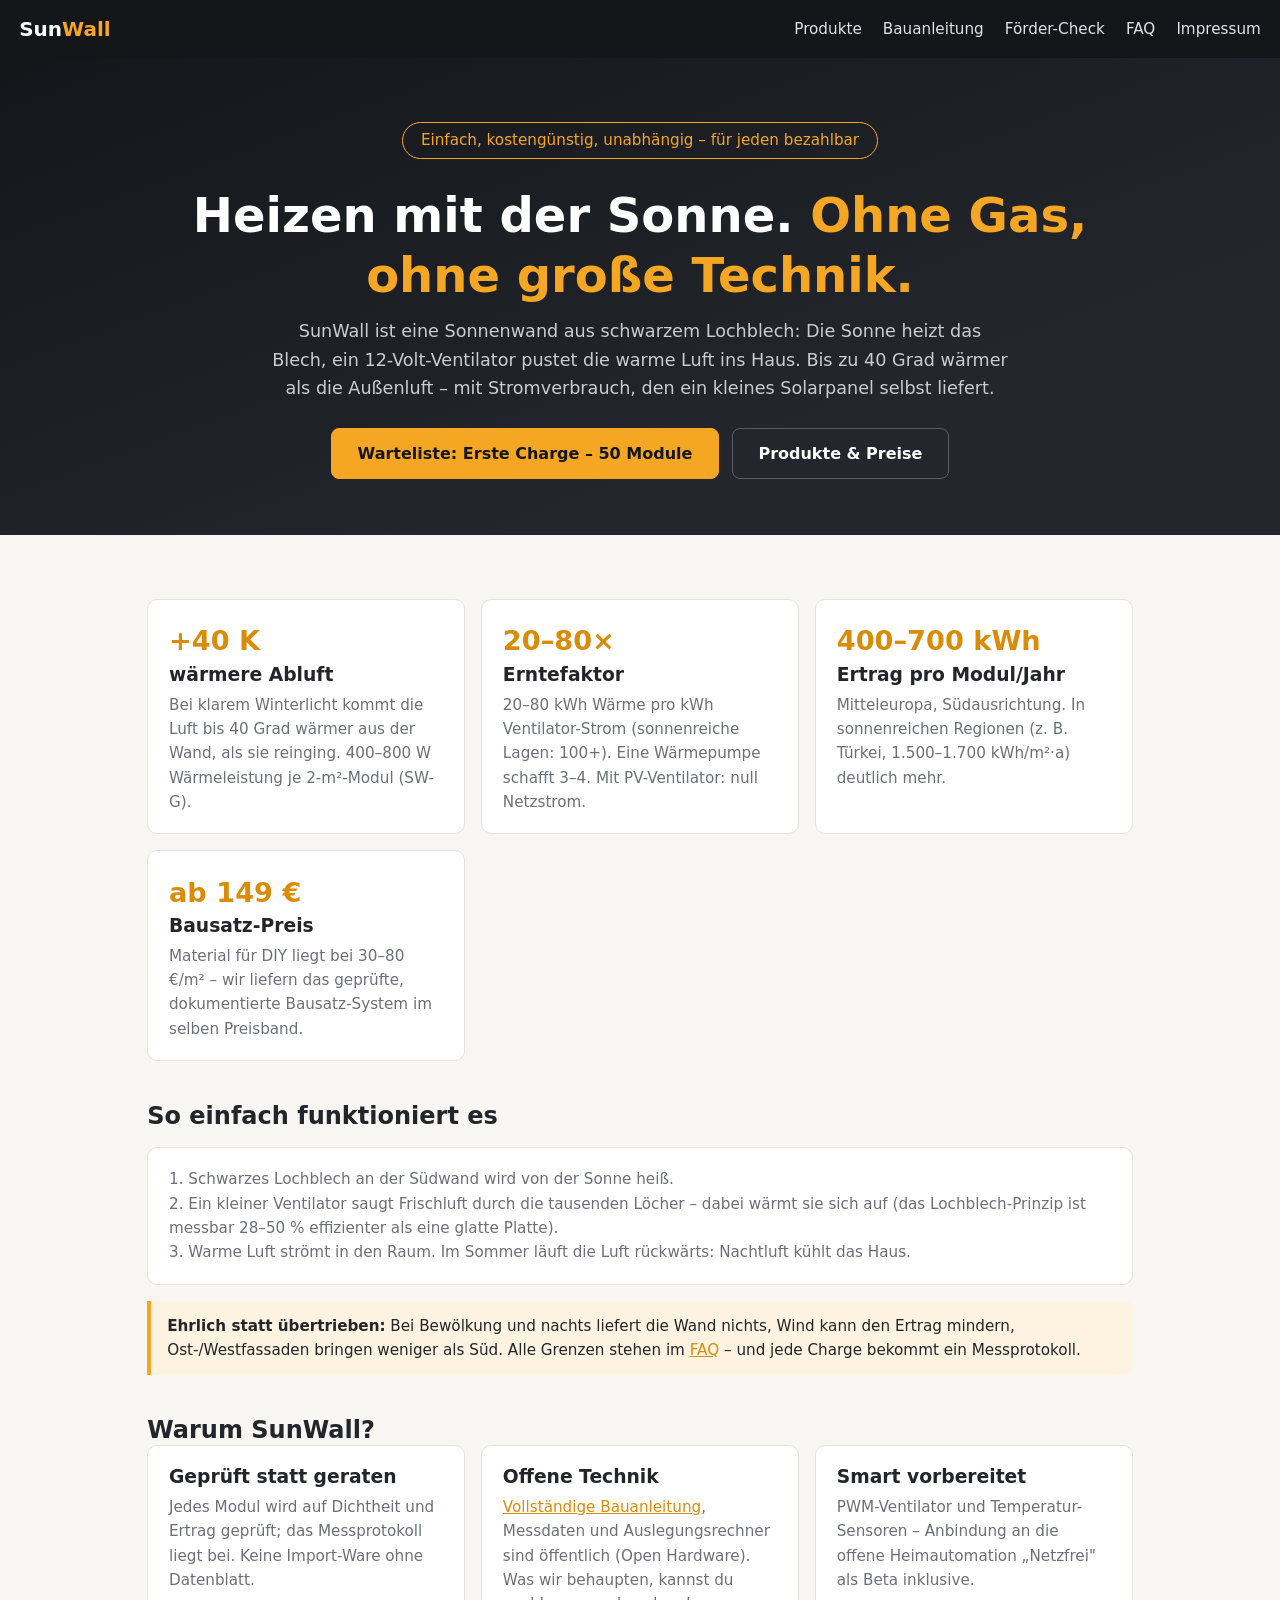
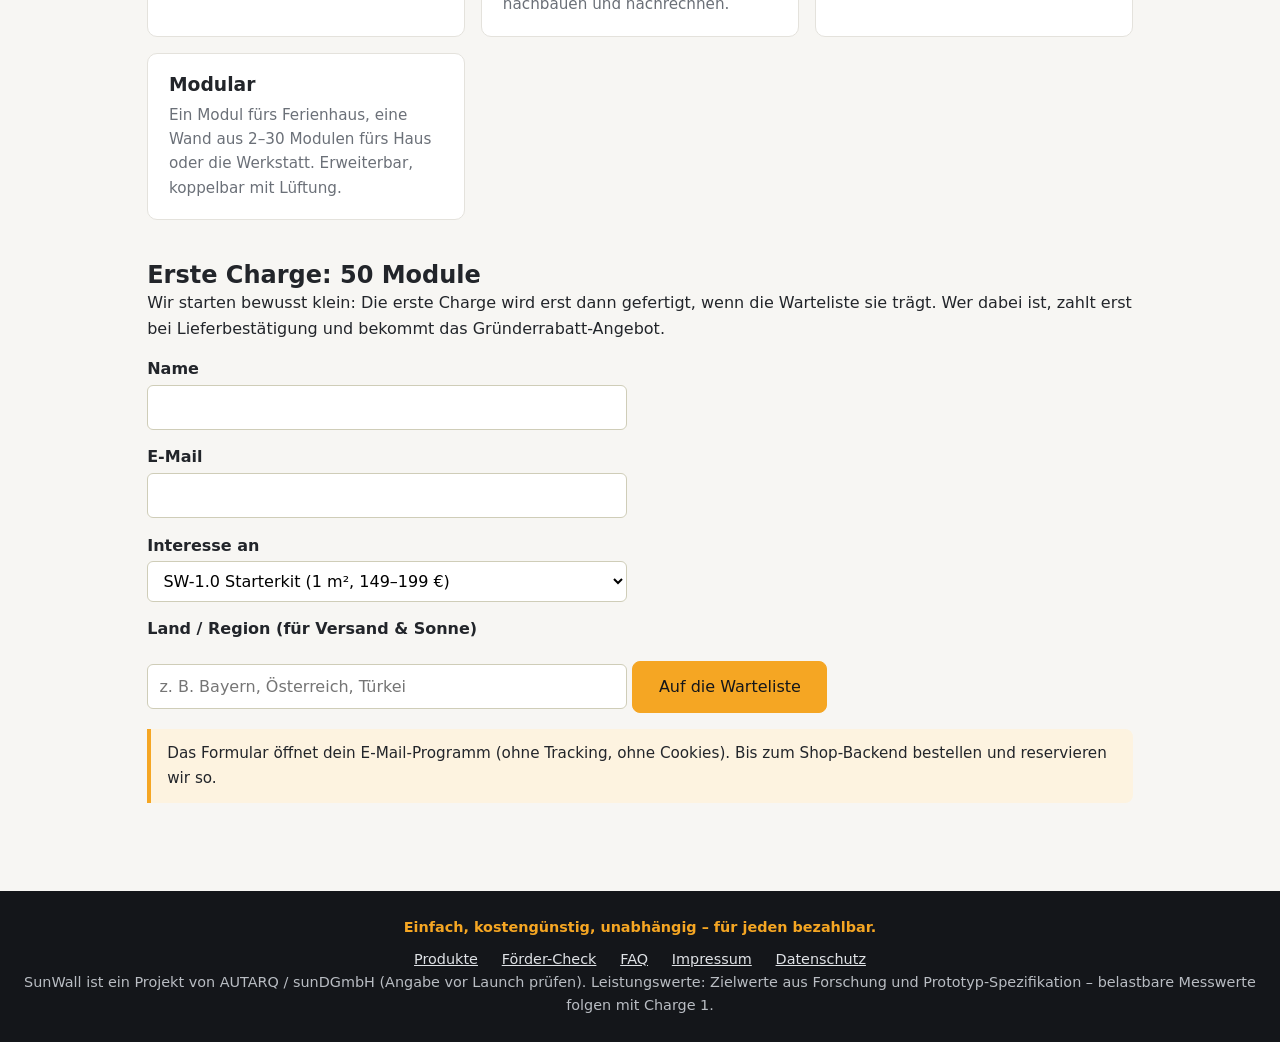
<file: website/index.html>
<!DOCTYPE html>
<html lang="de">
<head>
<meta charset="utf-8">
<meta name="viewport" content="width=device-width, initial-scale=1">
<title>SunWall – Solar-Heizung aus der Wand. Einfach, kostengünstig, unabhängig.</title>
<meta name="description" content="SunWall Sonnen-Luftkollektor: Wärme direkt von der Sonne. 12-V-Ventilator, bis 40 K wärmere Luft, 400–700 kWh Ertrag pro Modul und Jahr – als Bausatz im DIY-Preisband.">
<link rel="stylesheet" href="style.css">
</head>
<body>
<header class="kopf">
  <a class="marke" href="index.html">Sun<span>Wall</span></a>
  <nav>
    <a href="produkte.html">Produkte</a>
    <a href="bauanleitung.html">Bauanleitung</a>
    <a href="foerdercheck.html">Förder-Check</a>
    <a href="faq.html">FAQ</a>
    <a href="impressum.html">Impressum</a>
  </nav>
</header>

<div class="hero">
  <div class="motto">Einfach, kostengünstig, unabhängig – für jeden bezahlbar</div>
  <h1>Heizen mit der Sonne. <em>Ohne Gas, ohne große Technik.</em></h1>
  <p class="untertitel">
    SunWall ist eine Sonnenwand aus schwarzem Lochblech: Die Sonne heizt das Blech,
    ein 12-Volt-Ventilator pustet die warme Luft ins Haus. Bis zu 40 Grad wärmer als
    die Außenluft – mit Stromverbrauch, den ein kleines Solarpanel selbst liefert.
  </p>
  <div class="aktion">
    <a class="button" href="#warteliste">Warteliste: Erste Charge – 50 Module</a>
    <a class="button ghost" href="produkte.html">Produkte &amp; Preise</a>
  </div>
</div>

<main>
  <section class="kacheln">
    <div class="karte">
      <div class="zahl">+40 K</div>
      <h3>wärmere Abluft</h3>
      <p>Bei klarem Winterlicht kommt die Luft bis 40 Grad wärmer aus der Wand, als sie reinging. 400–800 W Wärmeleistung je 2-m²-Modul (SW-G).</p>
    </div>
    <div class="karte">
      <div class="zahl">20–80×</div>
      <h3>Erntefaktor</h3>
      <p>20–80 kWh Wärme pro kWh Ventilator-Strom (sonnenreiche Lagen: 100+). Eine Wärmepumpe schafft 3–4. Mit PV-Ventilator: null Netzstrom.</p>
    </div>
    <div class="karte">
      <div class="zahl">400–700 kWh</div>
      <h3>Ertrag pro Modul/Jahr</h3>
      <p>Mitteleuropa, Südausrichtung. In sonnenreichen Regionen (z. B. Türkei, 1.500–1.700 kWh/m²·a) deutlich mehr.</p>
    </div>
    <div class="karte">
      <div class="zahl">ab 149 €</div>
      <h3>Bausatz-Preis</h3>
      <p>Material für DIY liegt bei 30–80 €/m² – wir liefern das geprüfte, dokumentierte Bausatz-System im selben Preisband.</p>
    </div>
  </section>

  <section>
    <h2>So einfach funktioniert es</h2>
    <div class="karte" style="margin-top:1rem">
      <p>
        1. Schwarzes Lochblech an der Südwand wird von der Sonne heiß.<br>
        2. Ein kleiner Ventilator saugt Frischluft durch die tausenden Löcher –
        dabei wärmt sie sich auf (das Lochblech-Prinzip ist messbar 28–50 %
        effizienter als eine glatte Platte).<br>
        3. Warme Luft strömt in den Raum. Im Sommer läuft die Luft rückwärts:
        Nachtluft kühlt das Haus.
      </p>
    </div>
    <div class="hinweis">
      <strong>Ehrlich statt übertrieben:</strong> Bei Bewölkung und nachts liefert die
      Wand nichts, Wind kann den Ertrag mindern, Ost-/Westfassaden bringen weniger als
      Süd. Alle Grenzen stehen im <a href="faq.html">FAQ</a> – und jede Charge bekommt
      ein Messprotokoll.
    </div>
  </section>

  <section>
    <h2>Warum SunWall?</h2>
    <div class="kacheln">
      <div class="karte"><h3>Geprüft statt geraten</h3><p>Jedes Modul wird auf Dichtheit und Ertrag geprüft; das Messprotokoll liegt bei. Keine Import-Ware ohne Datenblatt.</p></div>
      <div class="karte"><h3>Offene Technik</h3><p><a href="bauanleitung.html">Vollständige Bauanleitung</a>, Messdaten und Auslegungsrechner sind öffentlich (Open Hardware). Was wir behaupten, kannst du nachbauen und nachrechnen.</p></div>
      <div class="karte"><h3>Smart vorbereitet</h3><p>PWM-Ventilator und Temperatur-Sensoren – Anbindung an die offene Heimautomation „Netzfrei" als Beta inklusive.</p></div>
      <div class="karte"><h3>Modular</h3><p>Ein Modul fürs Ferienhaus, eine Wand aus 2–30 Modulen fürs Haus oder die Werkstatt. Erweiterbar, koppelbar mit Lüftung.</p></div>
    </div>
  </section>

  <section id="warteliste">
    <h2>Erste Charge: 50 Module</h2>
    <p>
      Wir starten bewusst klein: Die erste Charge wird erst dann gefertigt, wenn die
      Warteliste sie trägt. Wer dabei ist, zahlt erst bei Lieferbestätigung und bekommt
      das Gründerrabatt-Angebot.
    </p>
    <form action="mailto:bestellung@example.org?subject=SunWall%20Warteliste" method="post" enctype="text/plain">
      <label for="name">Name</label>
      <input id="name" name="name" autocomplete="name" required>
      <label for="email">E-Mail</label>
      <input id="email" name="email" type="email" autocomplete="email" required>
      <label for="modell">Interesse an</label>
      <select id="modell" name="modell">
        <option>SW-1.0 Starterkit (1 m², 149–199 €)</option>
        <option>SW-2.0 Bausatz SW-U (2 m², 249–349 €)</option>
        <option>SW-2.0 Bausatz SW-G (2 m² mit Glas, 349–449 €)</option>
        <option>SW-Wand (mehrere Module)</option>
        <option>Noch unklar – bitte beraten</option>
      </select>
      <label for="ort">Land / Region (für Versand &amp; Sonne)</label>
      <input id="ort" name="ort" placeholder="z. B. Bayern, Österreich, Türkei">
      <button class="button" type="submit">Auf die Warteliste</button>
    </form>
    <div class="hinweis">
      Das Formular öffnet dein E-Mail-Programm (ohne Tracking, ohne Cookies). Bis zum
      Shop-Backend bestellen und reservieren wir so.
    </div>
  </section>
</main>

<footer class="fuss">
  <div class="motto-zeile">Einfach, kostengünstig, unabhängig – für jeden bezahlbar.</div>
  <a href="produkte.html">Produkte</a>
  <a href="foerdercheck.html">Förder-Check</a>
  <a href="faq.html">FAQ</a>
  <a href="impressum.html">Impressum</a>
  <a href="datenschutz.html">Datenschutz</a>
  <p>SunWall ist ein Projekt von AUTARQ / sunDGmbH (Angabe vor Launch prüfen). Leistungswerte: Zielwerte aus Forschung und Prototyp-Spezifikation – belastbare Messwerte folgen mit Charge 1.</p>
</footer>
</body>
</html>
</file>
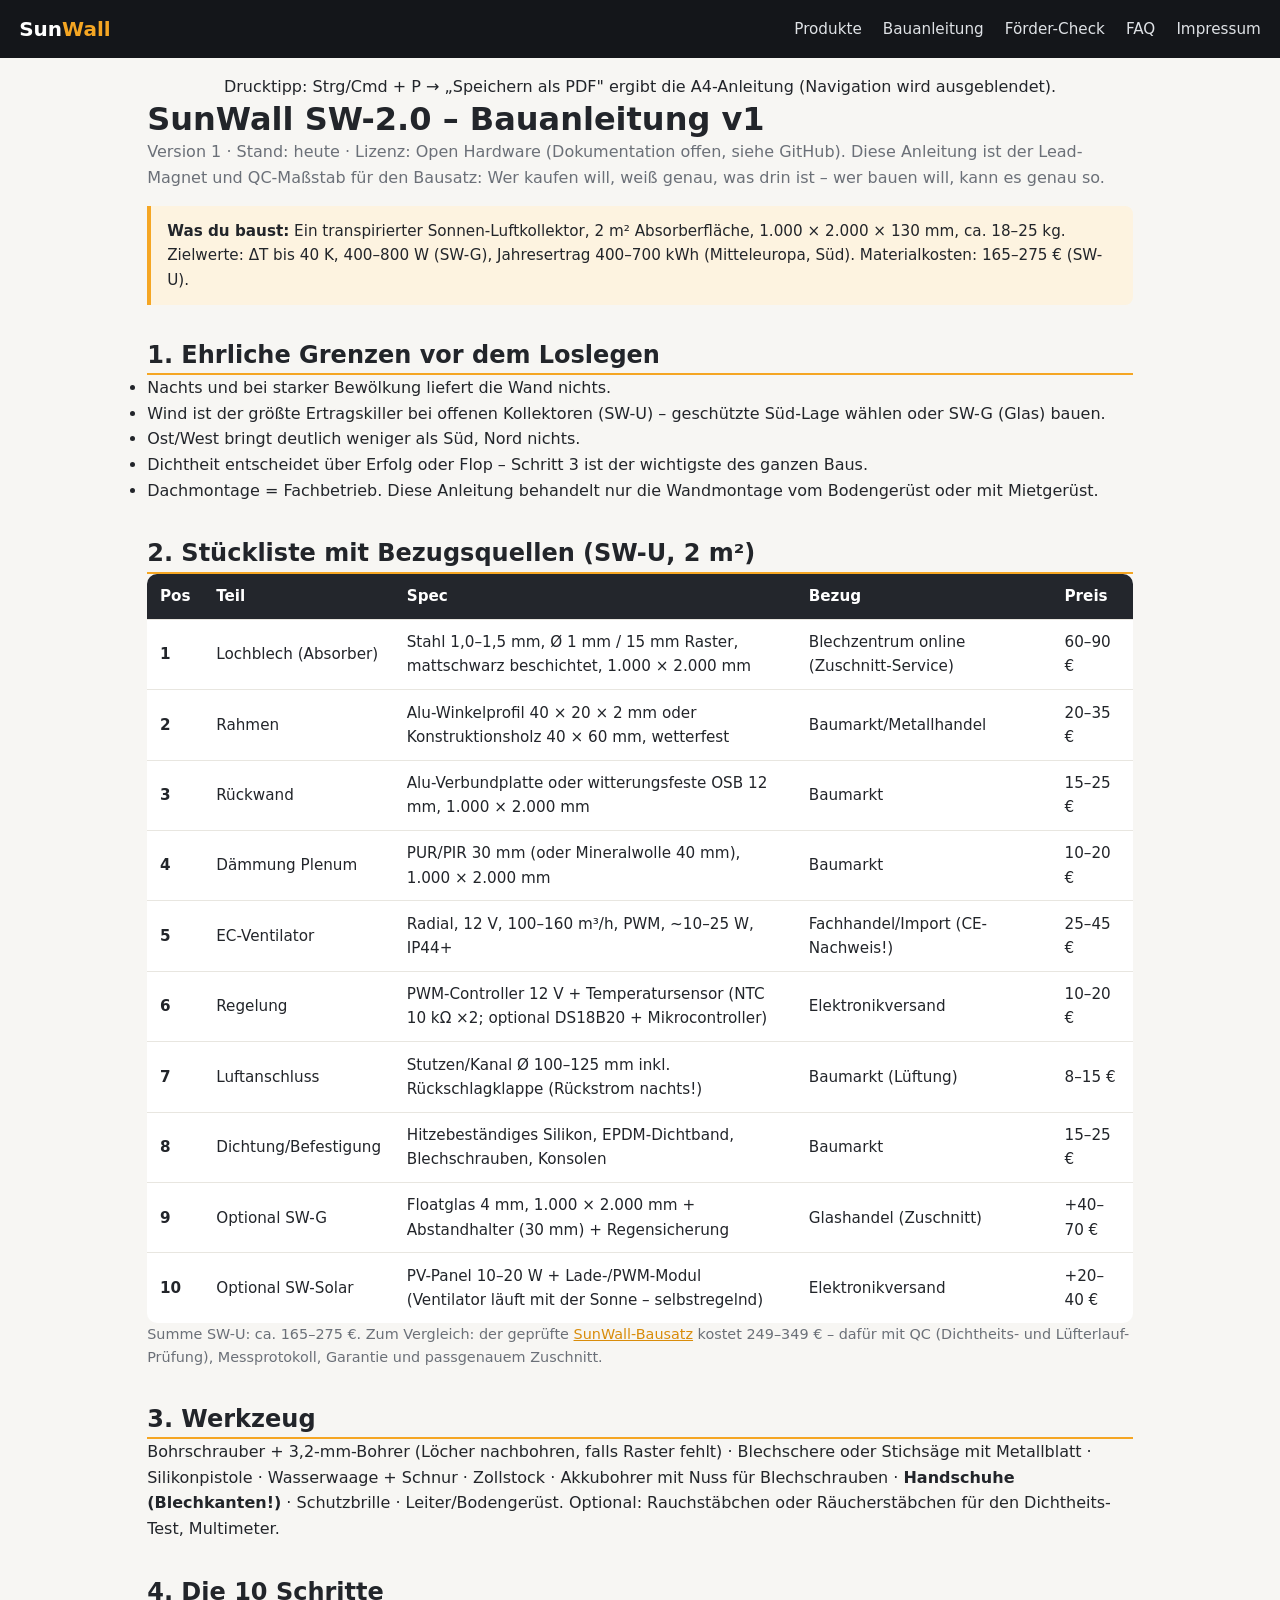
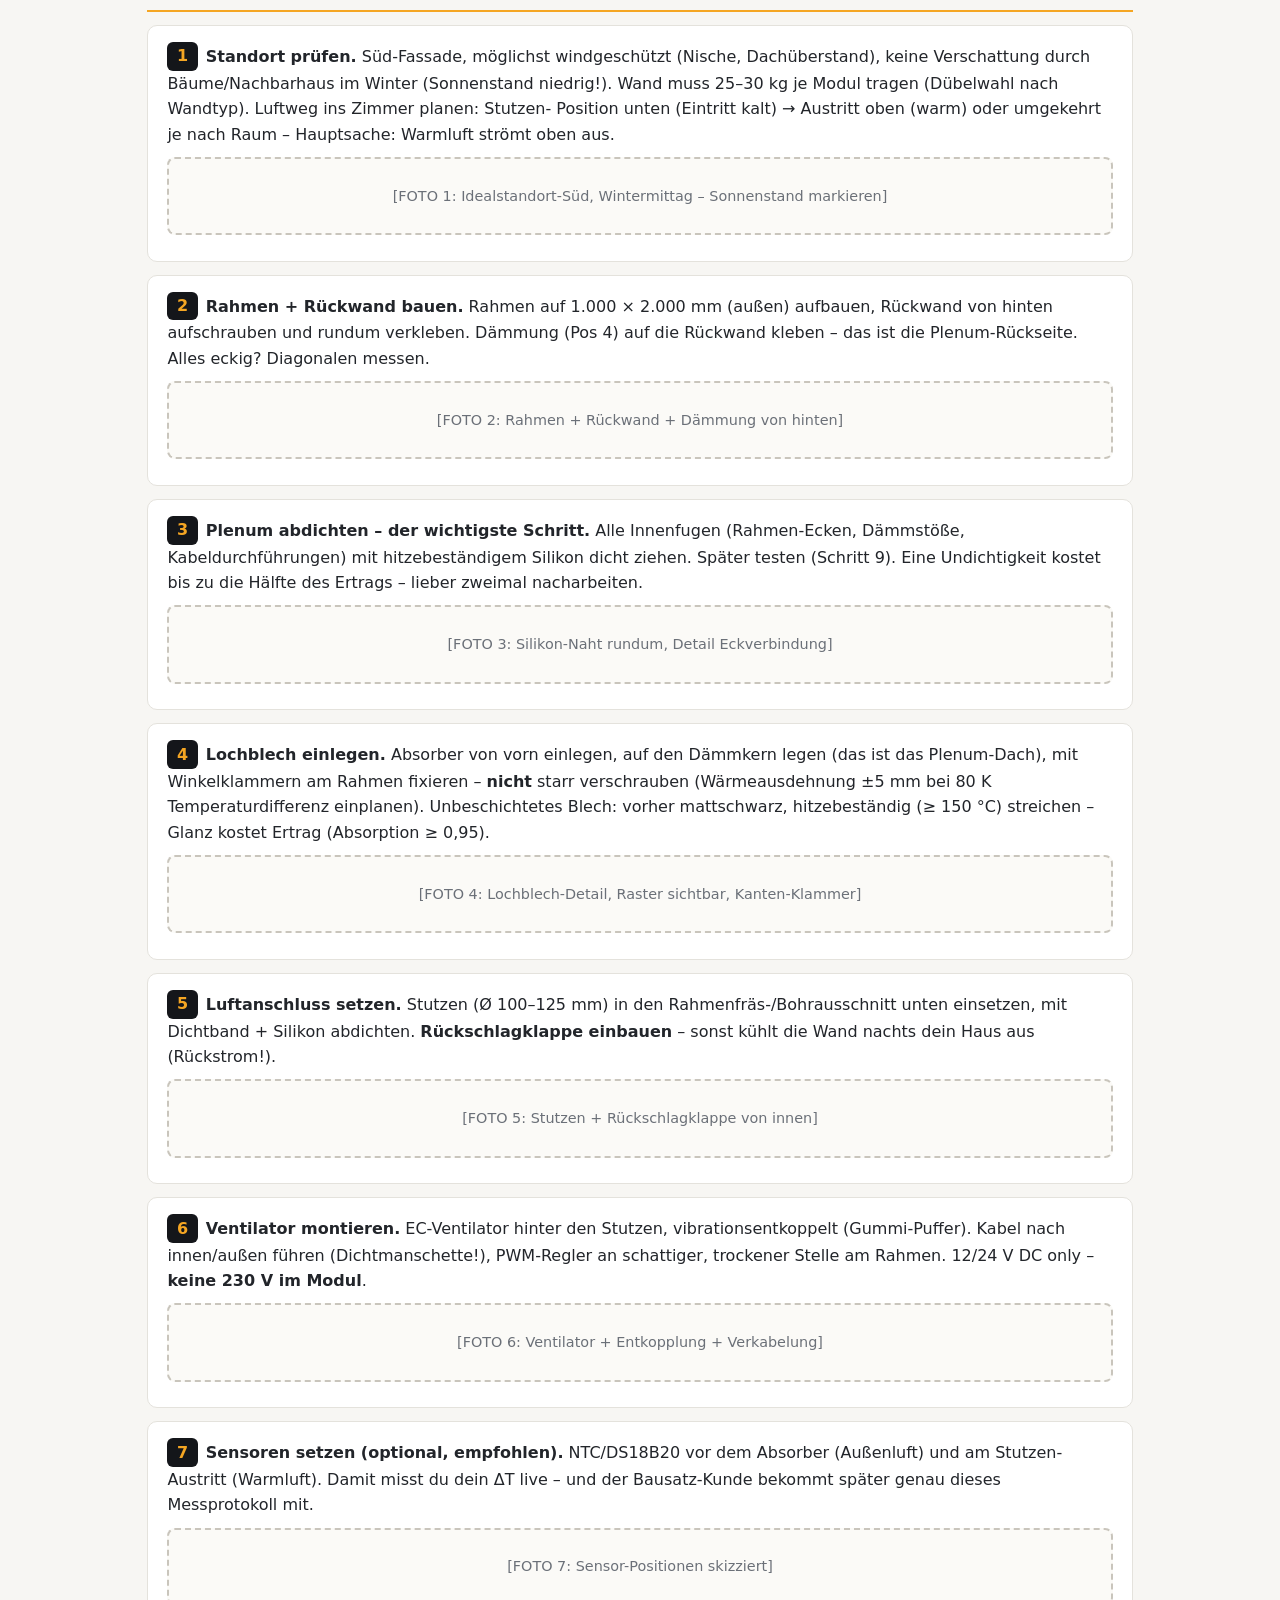
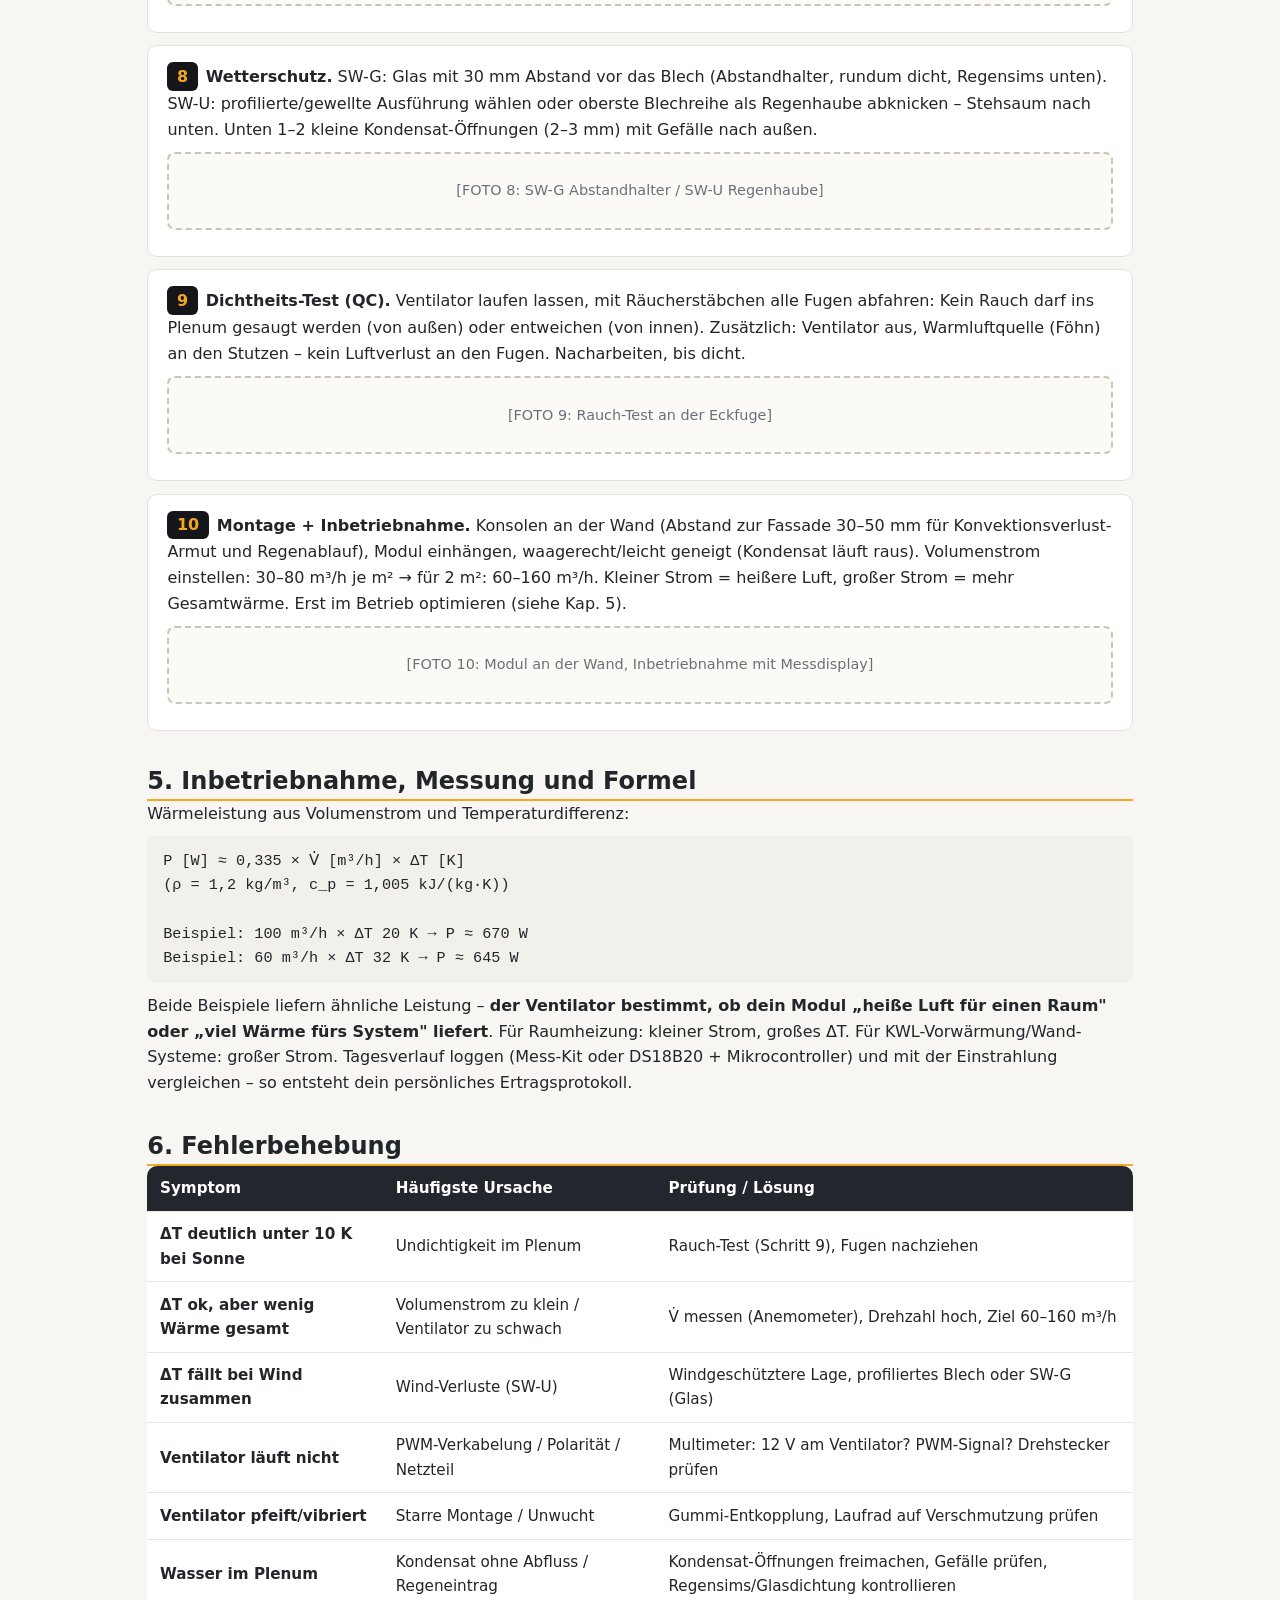
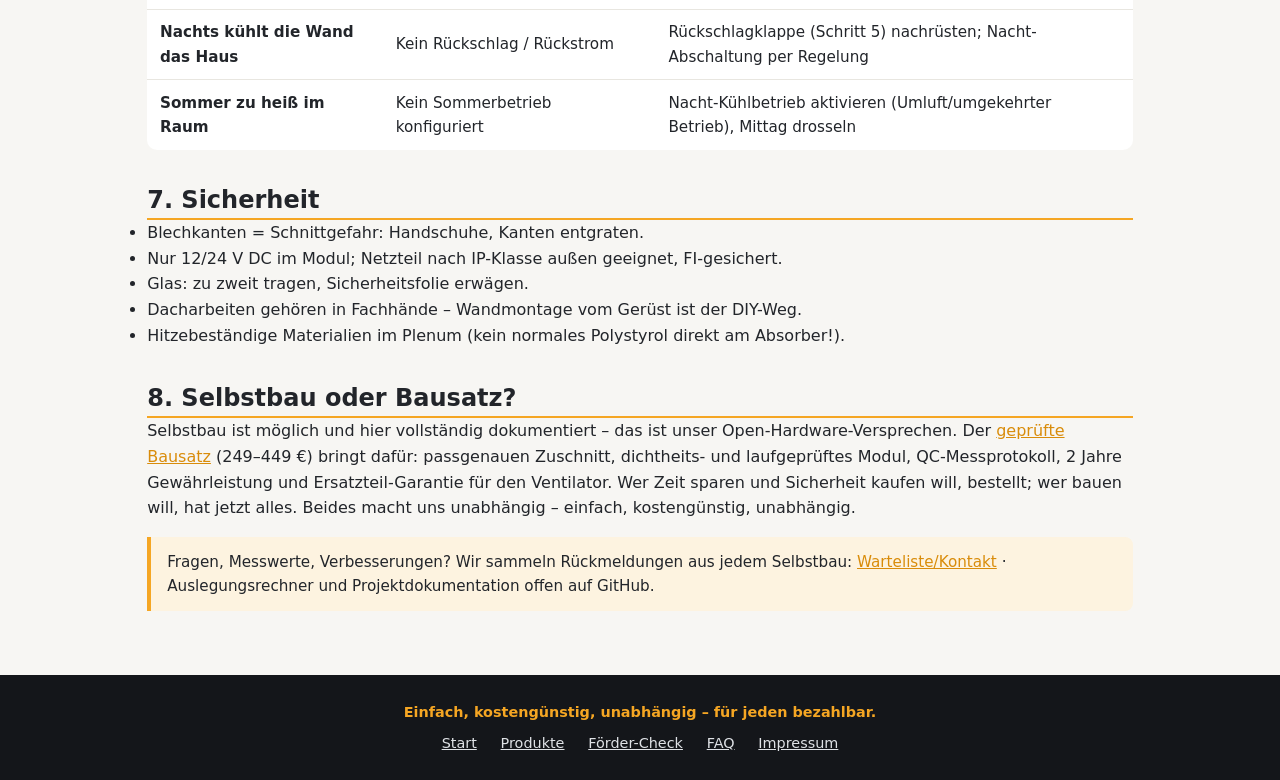
<file: website/bauanleitung.html>
<!DOCTYPE html>
<html lang="de">
<head>
<meta charset="utf-8">
<meta name="viewport" content="width=device-width, initial-scale=1">
<title>Bauanleitung v1 – SunWall SW-2.0 selbst bauen</title>
<meta name="description" content="SunWall SW-2.0 Bauanleitung: Stückliste mit Bezugsquellen, 10 Schritte, Inbetriebnahme, Mess-Option und Fehlerbehebung. Open Hardware – zum Nachbauen und Nachrechnen.">
<link rel="stylesheet" href="style.css">
<style>
@page { size: A4; margin: 14mm; }
.anleitung { max-width: 64rem; margin: 0 auto; padding: 0 1.2rem 3rem; }
.anleitung h2 { margin-top: 2.2rem; border-bottom: 2px solid var(--sonne); padding-bottom: 0.2rem; }
.anleitung h3 { margin-top: 1.4rem; }
.schritt { background: var(--karte); border: 1px solid #e4e2dc; border-radius: 10px; padding: 1rem 1.2rem; margin: 0.8rem 0; }
.schritt .nr { display: inline-block; background: var(--schwarz); color: var(--sonne); font-weight: 800; border-radius: 6px; padding: 0.1rem 0.6rem; margin-right: 0.5rem; }
.foto { border: 2px dashed #c9c5bc; border-radius: 8px; color: var(--grau); text-align: center; padding: 1.6rem 1rem; font-size: 0.9rem; margin: 0.6rem 0; background: #fbfaf7; }
.formel { background: #f2f0ea; border-radius: 8px; padding: 0.8rem 1rem; font-family: ui-monospace, Consolas, monospace; font-size: 0.95rem; margin: 0.6rem 0; overflow-x: auto; }
@media print {
  .kopf, .fuss, .druck-hinweis { display: none !important; }
  body { background: #fff; }
  .anleitung { padding: 0; max-width: 100%; }
  .schritt, .karte { border: 1px solid #bbb; page-break-inside: avoid; }
  .foto { page-break-inside: avoid; }
}
</style>
</head>
<body>
<header class="kopf">
  <a class="marke" href="index.html">Sun<span>Wall</span></a>
  <nav>
    <a href="produkte.html">Produkte</a>
    <a href="bauanleitung.html">Bauanleitung</a>
    <a href="foerdercheck.html">Förder-Check</a>
    <a href="faq.html">FAQ</a>
    <a href="impressum.html">Impressum</a>
  </nav>
</header>

<p class="druck-hinweis" style="text-align:center;margin:1rem 0 0">
  Drucktipp: Strg/Cmd + P → „Speichern als PDF" ergibt die A4-Anleitung (Navigation wird ausgeblendet).
</p>

<div class="anleitung">
  <h1>SunWall SW-2.0 – Bauanleitung v1</h1>
  <p style="color:var(--grau)">
    Version 1 · Stand: heute · Lizenz: Open Hardware (Dokumentation offen, siehe GitHub).
    Diese Anleitung ist der Lead-Magnet und QC-Maßstab für den Bausatz: Wer kaufen will,
    weiß genau, was drin ist – wer bauen will, kann es genau so.
  </p>

  <div class="hinweis">
    <strong>Was du baust:</strong> Ein transpirierter Sonnen-Luftkollektor, 2 m² Absorberfläche,
    1.000 × 2.000 × 130 mm, ca. 18–25 kg. Zielwerte: ΔT bis 40 K, 400–800 W (SW-G),
    Jahresertrag 400–700 kWh (Mitteleuropa, Süd). Materialkosten: 165–275 € (SW-U).
  </div>

  <h2>1. Ehrliche Grenzen vor dem Loslegen</h2>
  <ul>
    <li>Nachts und bei starker Bewölkung liefert die Wand nichts.</li>
    <li>Wind ist der größte Ertragskiller bei offenen Kollektoren (SW-U) – geschützte Süd-Lage wählen oder SW-G (Glas) bauen.</li>
    <li>Ost/West bringt deutlich weniger als Süd, Nord nichts.</li>
    <li>Dichtheit entscheidet über Erfolg oder Flop – Schritt 3 ist der wichtigste des ganzen Baus.</li>
    <li>Dachmontage = Fachbetrieb. Diese Anleitung behandelt nur die Wandmontage vom Bodengerüst oder mit Mietgerüst.</li>
  </ul>

  <h2>2. Stückliste mit Bezugsquellen (SW-U, 2 m²)</h2>
  <table class="tabelle">
    <tr><th>Pos</th><th>Teil</th><th>Spec</th><th>Bezug</th><th>Preis</th></tr>
    <tr><td>1</td><td>Lochblech (Absorber)</td><td>Stahl 1,0–1,5 mm, Ø 1 mm / 15 mm Raster, mattschwarz beschichtet, 1.000 × 2.000 mm</td><td>Blechzentrum online (Zuschnitt-Service)</td><td>60–90 €</td></tr>
    <tr><td>2</td><td>Rahmen</td><td>Alu-Winkelprofil 40 × 20 × 2 mm oder Konstruktionsholz 40 × 60 mm, wetterfest</td><td>Baumarkt/Metallhandel</td><td>20–35 €</td></tr>
    <tr><td>3</td><td>Rückwand</td><td>Alu-Verbundplatte oder witterungsfeste OSB 12 mm, 1.000 × 2.000 mm</td><td>Baumarkt</td><td>15–25 €</td></tr>
    <tr><td>4</td><td>Dämmung Plenum</td><td>PUR/PIR 30 mm (oder Mineralwolle 40 mm), 1.000 × 2.000 mm</td><td>Baumarkt</td><td>10–20 €</td></tr>
    <tr><td>5</td><td>EC-Ventilator</td><td>Radial, 12 V, 100–160 m³/h, PWM, ~10–25 W, IP44+</td><td>Fachhandel/Import (CE-Nachweis!)</td><td>25–45 €</td></tr>
    <tr><td>6</td><td>Regelung</td><td>PWM-Controller 12 V + Temperatursensor (NTC 10 kΩ ×2; optional DS18B20 + Mikrocontroller)</td><td>Elektronikversand</td><td>10–20 €</td></tr>
    <tr><td>7</td><td>Luftanschluss</td><td>Stutzen/Kanal Ø 100–125 mm inkl. Rückschlagklappe (Rückstrom nachts!)</td><td>Baumarkt (Lüftung)</td><td>8–15 €</td></tr>
    <tr><td>8</td><td>Dichtung/Befestigung</td><td>Hitzebeständiges Silikon, EPDM-Dichtband, Blechschrauben, Konsolen</td><td>Baumarkt</td><td>15–25 €</td></tr>
    <tr><td>9</td><td>Optional SW-G</td><td>Floatglas 4 mm, 1.000 × 2.000 mm + Abstandhalter (30 mm) + Regensicherung</td><td>Glashandel (Zuschnitt)</td><td>+40–70 €</td></tr>
    <tr><td>10</td><td>Optional SW-Solar</td><td>PV-Panel 10–20 W + Lade-/PWM-Modul (Ventilator läuft mit der Sonne – selbstregelnd)</td><td>Elektronikversand</td><td>+20–40 €</td></tr>
  </table>
  <p style="color:var(--grau);font-size:0.9rem">
    Summe SW-U: ca. 165–275 €. Zum Vergleich: der geprüfte <a href="produkte.html">SunWall-Bausatz</a>
    kostet 249–349 € – dafür mit QC (Dichtheits- und Lüfterlauf-Prüfung), Messprotokoll,
    Garantie und passgenauem Zuschnitt.
  </p>

  <h2>3. Werkzeug</h2>
  <p>
    Bohrschrauber + 3,2-mm-Bohrer (Löcher nachbohren, falls Raster fehlt) · Blechschere
    oder Stichsäge mit Metallblatt · Silikonpistole · Wasserwaage + Schnur · Zollstock ·
    Akkubohrer mit Nuss für Blechschrauben · <strong>Handschuhe (Blechkanten!)</strong> ·
    Schutzbrille · Leiter/Bodengerüst. Optional: Rauchstäbchen oder Räucherstäbchen für
    den Dichtheits-Test, Multimeter.
  </p>

  <h2>4. Die 10 Schritte</h2>

  <div class="schritt"><span class="nr">1</span><strong>Standort prüfen.</strong>
    Süd-Fassade, möglichst windgeschützt (Nische, Dachüberstand), keine Verschattung
    durch Bäume/Nachbarhaus im Winter (Sonnenstand niedrig!). Wand muss 25–30 kg
    je Modul tragen (Dübelwahl nach Wandtyp). Luftweg ins Zimmer planen: Stutzen-
    Position unten (Eintritt kalt) → Austritt oben (warm) oder umgekehrt je nach
    Raum – Hauptsache: Warmluft strömt oben aus.
    <div class="foto">[FOTO 1: Idealstandort-Süd, Wintermittag – Sonnenstand markieren]</div>
  </div>

  <div class="schritt"><span class="nr">2</span><strong>Rahmen + Rückwand bauen.</strong>
    Rahmen auf 1.000 × 2.000 mm (außen) aufbauen, Rückwand von hinten aufschrauben
    und rundum verkleben. Dämmung (Pos 4) auf die Rückwand kleben – das ist die
    Plenum-Rückseite. Alles eckig? Diagonalen messen.
    <div class="foto">[FOTO 2: Rahmen + Rückwand + Dämmung von hinten]</div>
  </div>

  <div class="schritt"><span class="nr">3</span><strong>Plenum abdichten – der wichtigste Schritt.</strong>
    Alle Innenfugen (Rahmen-Ecken, Dämmstöße, Kabeldurchführungen) mit hitzebeständigem
    Silikon dicht ziehen. Später testen (Schritt 9). Eine Undichtigkeit kostet bis zu
    die Hälfte des Ertrags – lieber zweimal nacharbeiten.
    <div class="foto">[FOTO 3: Silikon-Naht rundum, Detail Eckverbindung]</div>
  </div>

  <div class="schritt"><span class="nr">4</span><strong>Lochblech einlegen.</strong>
    Absorber von vorn einlegen, auf den Dämmkern legen (das ist das Plenum-Dach),
    mit Winkelklammern am Rahmen fixieren – <strong>nicht</strong> starr verschrauben
    (Wärmeausdehnung ±5 mm bei 80 K Temperaturdifferenz einplanen). Unbeschichtetes
    Blech: vorher mattschwarz, hitzebeständig (≥ 150 °C) streichen – Glanz kostet
    Ertrag (Absorption ≥ 0,95).
    <div class="foto">[FOTO 4: Lochblech-Detail, Raster sichtbar, Kanten-Klammer]</div>
  </div>

  <div class="schritt"><span class="nr">5</span><strong>Luftanschluss setzen.</strong>
    Stutzen (Ø 100–125 mm) in den Rahmenfräs-/Bohrausschnitt unten einsetzen,
    mit Dichtband + Silikon abdichten. <strong>Rückschlagklappe einbauen</strong> –
    sonst kühlt die Wand nachts dein Haus aus (Rückstrom!).
    <div class="foto">[FOTO 5: Stutzen + Rückschlagklappe von innen]</div>
  </div>

  <div class="schritt"><span class="nr">6</span><strong>Ventilator montieren.</strong>
    EC-Ventilator hinter den Stutzen, vibrationsentkoppelt (Gummi-Puffer). Kabel
    nach innen/außen führen (Dichtmanschette!), PWM-Regler an schattiger, trockener
    Stelle am Rahmen. 12/24 V DC only – <strong>keine 230 V im Modul</strong>.
    <div class="foto">[FOTO 6: Ventilator + Entkopplung + Verkabelung]</div>
  </div>

  <div class="schritt"><span class="nr">7</span><strong>Sensoren setzen (optional, empfohlen).</strong>
    NTC/DS18B20 vor dem Absorber (Außenluft) und am Stutzen-Austritt (Warmluft).
    Damit misst du dein ΔT live – und der Bausatz-Kunde bekommt später genau dieses
    Messprotokoll mit.
    <div class="foto">[FOTO 7: Sensor-Positionen skizziert]</div>
  </div>

  <div class="schritt"><span class="nr">8</span><strong>Wetterschutz.</strong>
    SW-G: Glas mit 30 mm Abstand vor das Blech (Abstandhalter, rundum dicht,
    Regensims unten). SW-U: profilierte/gewellte Ausführung wählen oder oberste
    Blechreihe als Regenhaube abknicken – Stehsaum nach unten. Unten 1–2 kleine
    Kondensat-Öffnungen (2–3 mm) mit Gefälle nach außen.
    <div class="foto">[FOTO 8: SW-G Abstandhalter / SW-U Regenhaube]</div>
  </div>

  <div class="schritt"><span class="nr">9</span><strong>Dichtheits-Test (QC).</strong>
    Ventilator laufen lassen, mit Räucherstäbchen alle Fugen abfahren: Kein Rauch
    darf ins Plenum gesaugt werden (von außen) oder entweichen (von innen).
    Zusätzlich: Ventilator aus, Warmluftquelle (Föhn) an den Stutzen – kein Luftverlust
    an den Fugen. Nacharbeiten, bis dicht.
    <div class="foto">[FOTO 9: Rauch-Test an der Eckfuge]</div>
  </div>

  <div class="schritt"><span class="nr">10</span><strong>Montage + Inbetriebnahme.</strong>
    Konsolen an der Wand (Abstand zur Fassade 30–50 mm für Konvektionsverlust-Armut
    und Regenablauf), Modul einhängen, waagerecht/leicht geneigt (Kondensat läuft
    raus). Volumenstrom einstellen: 30–80 m³/h je m² → für 2 m²: 60–160 m³/h.
    Kleiner Strom = heißere Luft, großer Strom = mehr Gesamtwärme. Erst im Betrieb
    optimieren (siehe Kap. 5).
    <div class="foto">[FOTO 10: Modul an der Wand, Inbetriebnahme mit Messdisplay]</div>
  </div>

  <h2>5. Inbetriebnahme, Messung und Formel</h2>
  <p>
    Wärmeleistung aus Volumenstrom und Temperaturdifferenz:
  </p>
  <div class="formel">
    P [W] ≈ 0,335 × V̇ [m³/h] × ΔT [K]<br>
    (ρ = 1,2 kg/m³, c_p = 1,005 kJ/(kg·K))<br><br>
    Beispiel: 100 m³/h × ΔT 20 K → P ≈ 670 W<br>
    Beispiel: 60 m³/h × ΔT 32 K → P ≈ 645 W
  </div>
  <p>
    Beide Beispiele liefern ähnliche Leistung – <strong>der Ventilator bestimmt, ob
    dein Modul „heiße Luft für einen Raum" oder „viel Wärme fürs System" liefert</strong>.
    Für Raumheizung: kleiner Strom, großes ΔT. Für KWL-Vorwärmung/Wand-Systeme:
    großer Strom. Tagesverlauf loggen (Mess-Kit oder DS18B20 + Mikrocontroller) und
    mit der Einstrahlung vergleichen – so entsteht dein persönliches
    Ertragsprotokoll.
  </p>

  <h2>6. Fehlerbehebung</h2>
  <table class="tabelle">
    <tr><th>Symptom</th><th>Häufigste Ursache</th><th>Prüfung / Lösung</th></tr>
    <tr><td>ΔT deutlich unter 10 K bei Sonne</td><td>Undichtigkeit im Plenum</td><td>Rauch-Test (Schritt 9), Fugen nachziehen</td></tr>
    <tr><td>ΔT ok, aber wenig Wärme gesamt</td><td>Volumenstrom zu klein / Ventilator zu schwach</td><td>V̇ messen (Anemometer), Drehzahl hoch, Ziel 60–160 m³/h</td></tr>
    <tr><td>ΔT fällt bei Wind zusammen</td><td>Wind-Verluste (SW-U)</td><td>Windgeschütztere Lage, profiliertes Blech oder SW-G (Glas)</td></tr>
    <tr><td>Ventilator läuft nicht</td><td>PWM-Verkabelung / Polarität / Netzteil</td><td>Multimeter: 12 V am Ventilator? PWM-Signal? Drehstecker prüfen</td></tr>
    <tr><td>Ventilator pfeift/vibriert</td><td>Starre Montage / Unwucht</td><td>Gummi-Entkopplung, Laufrad auf Verschmutzung prüfen</td></tr>
    <tr><td>Wasser im Plenum</td><td>Kondensat ohne Abfluss / Regeneintrag</td><td>Kondensat-Öffnungen freimachen, Gefälle prüfen, Regensims/Glasdichtung kontrollieren</td></tr>
    <tr><td>Nachts kühlt die Wand das Haus</td><td>Kein Rückschlag / Rückstrom</td><td>Rückschlagklappe (Schritt 5) nachrüsten; Nacht-Abschaltung per Regelung</td></tr>
    <tr><td>Sommer zu heiß im Raum</td><td>Kein Sommerbetrieb konfiguriert</td><td>Nacht-Kühlbetrieb aktivieren (Umluft/umgekehrter Betrieb), Mittag drosseln</td></tr>
  </table>

  <h2>7. Sicherheit</h2>
  <ul>
    <li>Blechkanten = Schnittgefahr: Handschuhe, Kanten entgraten.</li>
    <li>Nur 12/24 V DC im Modul; Netzteil nach IP-Klasse außen geeignet, FI-gesichert.</li>
    <li>Glas: zu zweit tragen, Sicherheitsfolie erwägen.</li>
    <li>Dacharbeiten gehören in Fachhände – Wandmontage vom Gerüst ist der DIY-Weg.</li>
    <li>Hitzebeständige Materialien im Plenum (kein normales Polystyrol direkt am Absorber!).</li>
  </ul>

  <h2>8. Selbstbau oder Bausatz?</h2>
  <p>
    Selbstbau ist möglich und hier vollständig dokumentiert – das ist unser
    Open-Hardware-Versprechen. Der <a href="produkte.html">geprüfte Bausatz</a>
    (249–449 €) bringt dafür: passgenauen Zuschnitt, dichtheits- und laufgeprüftes
    Modul, QC-Messprotokoll, 2 Jahre Gewährleistung und Ersatzteil-Garantie für den
    Ventilator. Wer Zeit sparen und Sicherheit kaufen will, bestellt; wer bauen will,
    hat jetzt alles. Beides macht uns unabhängig – einfach, kostengünstig, unabhängig.
  </p>

  <div class="hinweis">
    Fragen, Messwerte, Verbesserungen? Wir sammeln Rückmeldungen aus jedem Selbstbau:
    <a href="index.html#warteliste">Warteliste/Kontakt</a> · Auslegungsrechner und
    Projektdokumentation offen auf GitHub.
  </div>
</div>

<footer class="fuss">
  <div class="motto-zeile">Einfach, kostengünstig, unabhängig – für jeden bezahlbar.</div>
  <a href="index.html">Start</a>
  <a href="produkte.html">Produkte</a>
  <a href="foerdercheck.html">Förder-Check</a>
  <a href="faq.html">FAQ</a>
  <a href="impressum.html">Impressum</a>
</footer>
</body>
</html>
</file>
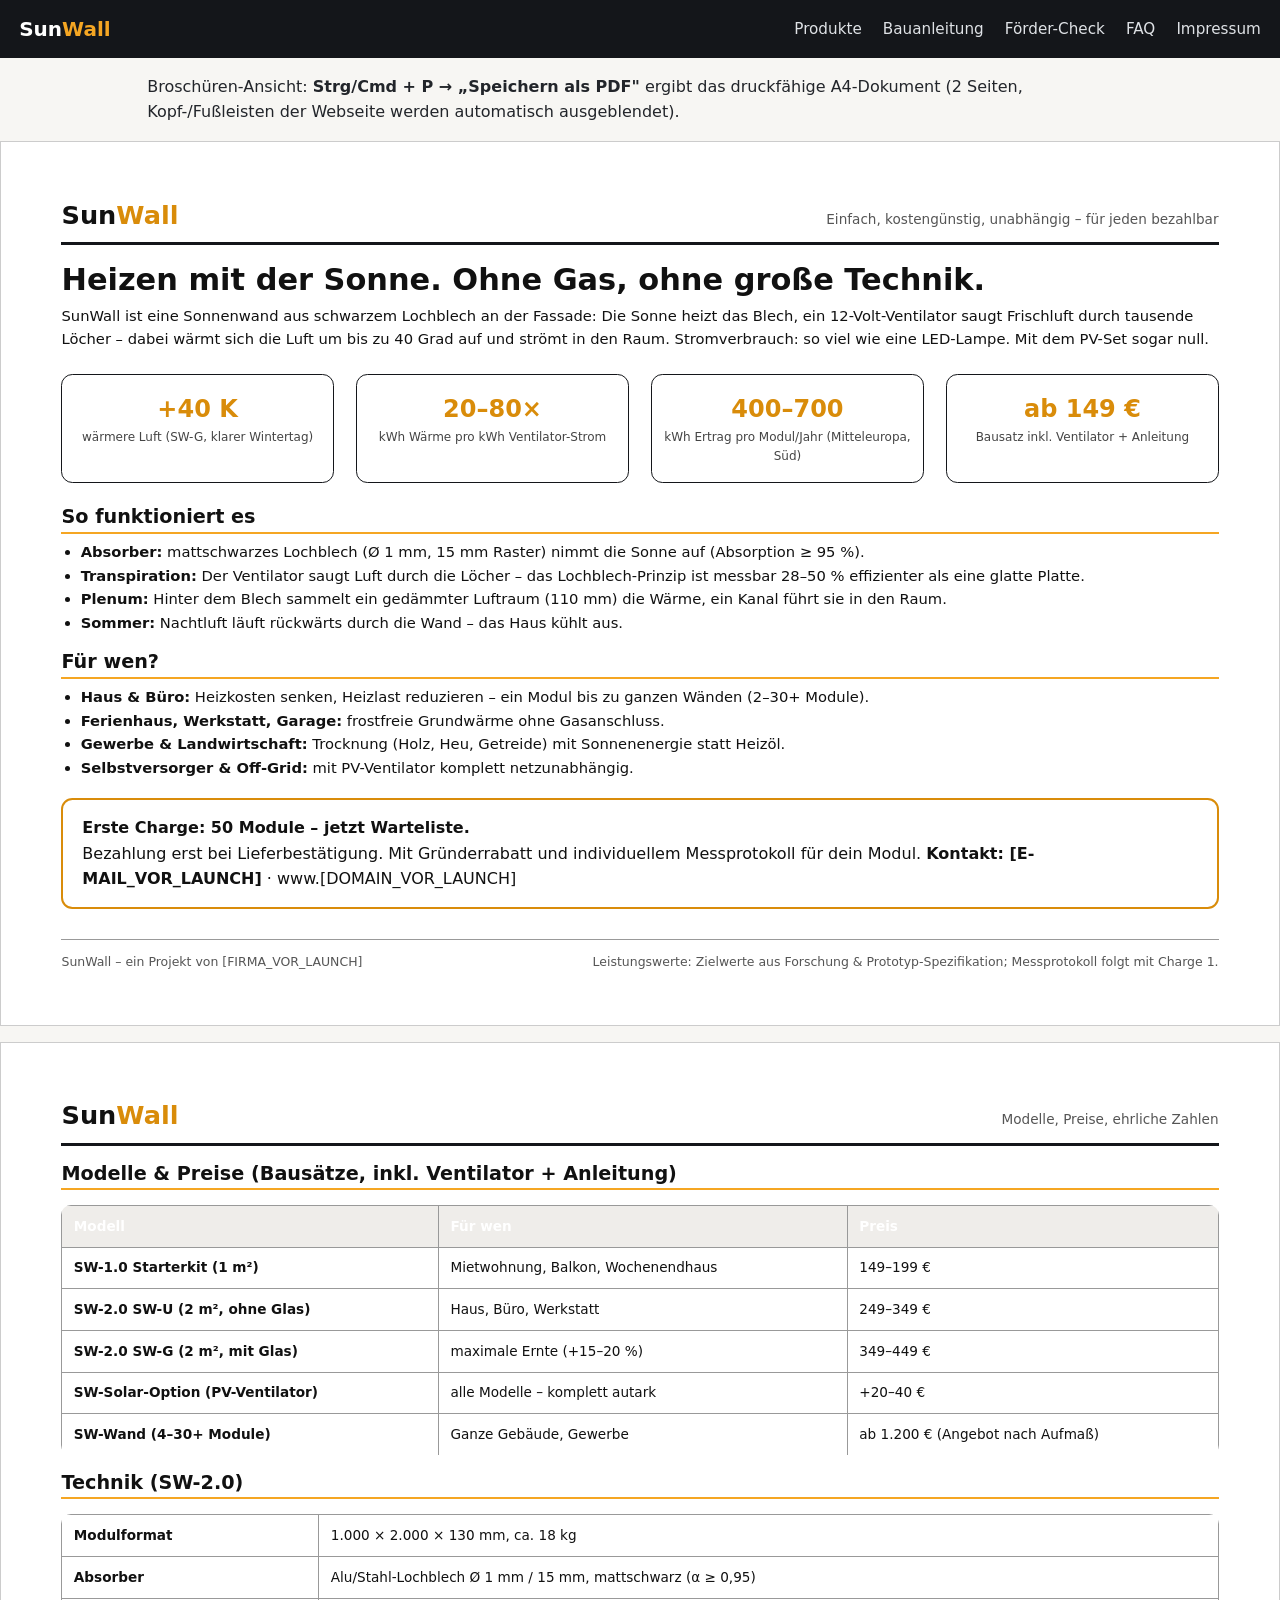
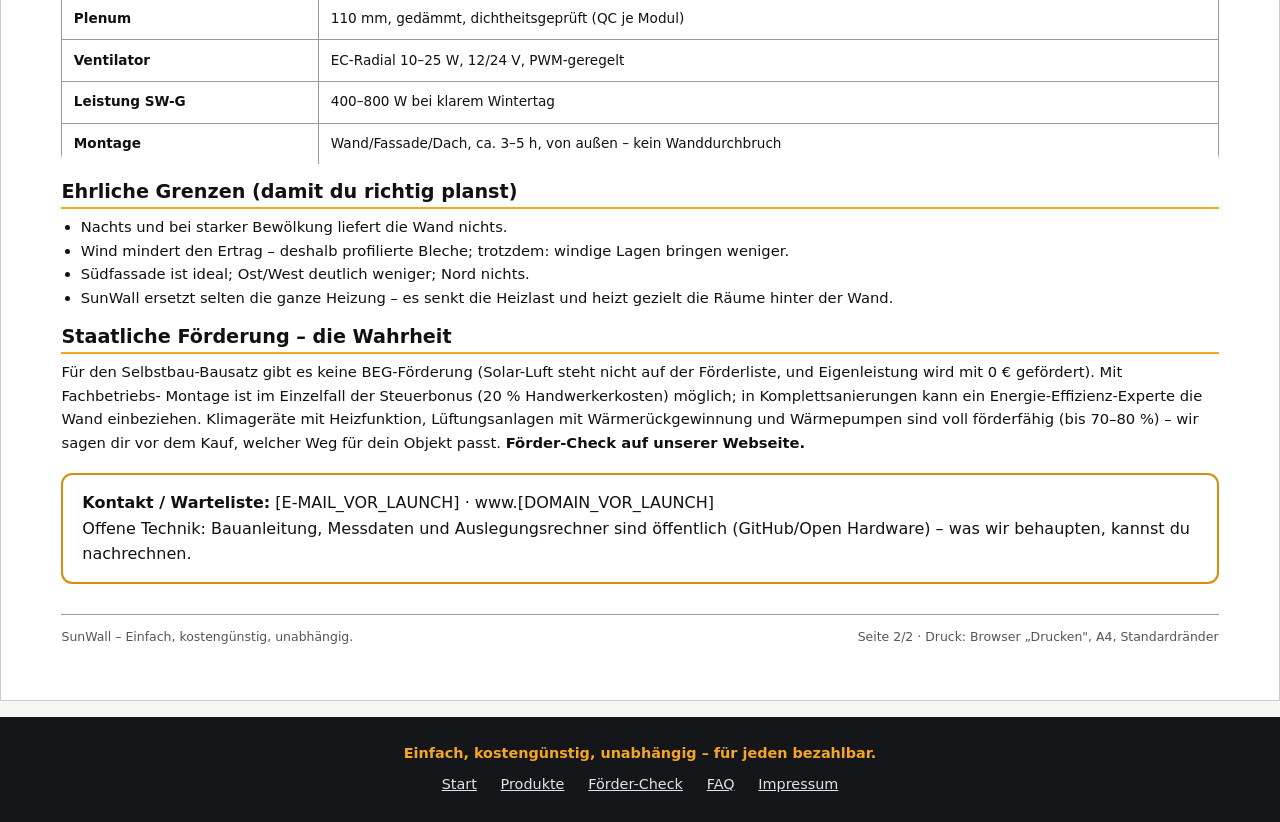
<file: website/broschuere.html>
<!DOCTYPE html>
<html lang="de">
<head>
<meta charset="utf-8">
<meta name="viewport" content="width=device-width, initial-scale=1">
<title>SunWall – Infobroschüre (Druck)</title>
<meta name="description" content="SunWall Infobroschüre zum Drucken (A4, 2 Seiten).">
<link rel="stylesheet" href="style.css">
<style>
/* Druck-Layout: A4, 2 Seiten, schwarz auf weiß */
@page { size: A4; margin: 14mm; }
.broschuere { max-width: 100%; }
.blatt {
  background: #fff;
  border: 1px solid #ccc;
  padding: 14mm 16mm;
  margin: 1rem 0;
  color: #111;
}
.blatt h1 { font-size: 1.9rem; margin-bottom: 0.3rem; }
.blatt h2 { font-size: 1.2rem; margin: 1rem 0 0.4rem; border-bottom: 2px solid #f5a623; padding-bottom: 0.15rem; }
.blatt h3 { font-size: 1rem; margin: 0.7rem 0 0.2rem; }
.blatt p, .blatt li { font-size: 0.92rem; }
.blatt ul { margin: 0.3rem 0 0.6rem 1.2rem; }
.kopfzeile { display: flex; justify-content: space-between; align-items: baseline; border-bottom: 3px solid #14161a; padding-bottom: 0.4rem; margin-bottom: 1rem; }
.kopfzeile .logo { font-size: 1.6rem; font-weight: 800; }
.kopfzeile .logo span { color: #d98c0a; }
.kopfzeile .claim { font-size: 0.85rem; color: #555; }
.zahlen { display: grid; grid-template-columns: repeat(4, 1fr); gap: 6mm; margin: 6mm 0; text-align: center; }
.zahlen .z { border: 1.5px solid #14161a; border-radius: 3mm; padding: 4mm 2mm; }
.zahlen .w { font-size: 1.5rem; font-weight: 800; color: #d98c0a; }
.zahlen .t { font-size: 0.75rem; color: #444; }
.tabelle { width: 100%; border-collapse: collapse; margin: 4mm 0; }
.tabelle th, .tabelle td { border: 1px solid #999; padding: 2.5mm 3mm; font-size: 0.85rem; text-align: left; }
.tabelle th { background: #efedea; }
.fusszeile { margin-top: 8mm; padding-top: 3mm; border-top: 1px solid #999; font-size: 0.78rem; color: #555; display: flex; justify-content: space-between; }
.cta-box { border: 2px solid #d98c0a; border-radius: 3mm; padding: 4mm 5mm; margin: 5mm 0; }
@media print {
  .kopf, .fuss, .druck-hinweis { display: none !important; }
  .blatt { border: none; margin: 0; page-break-after: always; padding: 0; }
  body { background: #fff; }
}
</style>
</head>
<body>
<header class="kopf">
  <a class="marke" href="index.html">Sun<span>Wall</span></a>
  <nav>
    <a href="produkte.html">Produkte</a>
    <a href="bauanleitung.html">Bauanleitung</a>
    <a href="foerdercheck.html">Förder-Check</a>
    <a href="faq.html">FAQ</a>
    <a href="impressum.html">Impressum</a>
  </nav>
</header>

<p class="druck-hinweis" style="max-width:64rem;margin:1rem auto;padding:0 1.2rem">
  Broschüren-Ansicht: <strong>Strg/Cmd + P → „Speichern als PDF"</strong> ergibt das
  druckfähige A4-Dokument (2 Seiten, Kopf-/Fußleisten der Webseite werden automatisch
  ausgeblendet).
</p>

<div class="broschuere">
  <div class="blatt">
    <div class="kopfzeile">
      <div class="logo">Sun<span>Wall</span></div>
      <div class="claim">Einfach, kostengünstig, unabhängig – für jeden bezahlbar</div>
    </div>

    <h1>Heizen mit der Sonne. Ohne Gas, ohne große Technik.</h1>
    <p>
      SunWall ist eine Sonnenwand aus schwarzem Lochblech an der Fassade: Die Sonne
      heizt das Blech, ein 12-Volt-Ventilator saugt Frischluft durch tausende Löcher
      – dabei wärmt sich die Luft um bis zu 40 Grad auf und strömt in den Raum.
      Stromverbrauch: so viel wie eine LED-Lampe. Mit dem PV-Set sogar null.
    </p>

    <div class="zahlen">
      <div class="z"><div class="w">+40 K</div><div class="t">wärmere Luft (SW-G, klarer Wintertag)</div></div>
      <div class="z"><div class="w">20–80×</div><div class="t">kWh Wärme pro kWh Ventilator-Strom</div></div>
      <div class="z"><div class="w">400–700</div><div class="t">kWh Ertrag pro Modul/Jahr (Mitteleuropa, Süd)</div></div>
      <div class="z"><div class="w">ab 149 €</div><div class="t">Bausatz inkl. Ventilator + Anleitung</div></div>
    </div>

    <h2>So funktioniert es</h2>
    <ul>
      <li><strong>Absorber:</strong> mattschwarzes Lochblech (Ø 1 mm, 15 mm Raster) nimmt die Sonne auf (Absorption ≥ 95 %).</li>
      <li><strong>Transpiration:</strong> Der Ventilator saugt Luft durch die Löcher – das Lochblech-Prinzip ist messbar 28–50 % effizienter als eine glatte Platte.</li>
      <li><strong>Plenum:</strong> Hinter dem Blech sammelt ein gedämmter Luftraum (110 mm) die Wärme, ein Kanal führt sie in den Raum.</li>
      <li><strong>Sommer:</strong> Nachtluft läuft rückwärts durch die Wand – das Haus kühlt aus.</li>
    </ul>

    <h2>Für wen?</h2>
    <ul>
      <li><strong>Haus &amp; Büro:</strong> Heizkosten senken, Heizlast reduzieren – ein Modul bis zu ganzen Wänden (2–30+ Module).</li>
      <li><strong>Ferienhaus, Werkstatt, Garage:</strong> frostfreie Grundwärme ohne Gasanschluss.</li>
      <li><strong>Gewerbe &amp; Landwirtschaft:</strong> Trocknung (Holz, Heu, Getreide) mit Sonnenenergie statt Heizöl.</li>
      <li><strong>Selbstversorger &amp; Off-Grid:</strong> mit PV-Ventilator komplett netzunabhängig.</li>
    </ul>

    <div class="cta-box">
      <strong>Erste Charge: 50 Module – jetzt Warteliste.</strong><br>
      Bezahlung erst bei Lieferbestätigung. Mit Gründerrabatt und individuellem
      Messprotokoll für dein Modul.
      <strong>Kontakt: [E-MAIL_VOR_LAUNCH]</strong> · www.[DOMAIN_VOR_LAUNCH]
    </div>

    <div class="fusszeile">
      <span>SunWall – ein Projekt von [FIRMA_VOR_LAUNCH]</span>
      <span>Leistungswerte: Zielwerte aus Forschung &amp; Prototyp-Spezifikation; Messprotokoll folgt mit Charge 1.</span>
    </div>
  </div>

  <div class="blatt">
    <div class="kopfzeile">
      <div class="logo">Sun<span>Wall</span></div>
      <div class="claim">Modelle, Preise, ehrliche Zahlen</div>
    </div>

    <h2>Modelle &amp; Preise (Bausätze, inkl. Ventilator + Anleitung)</h2>
    <table class="tabelle">
      <tr><th>Modell</th><th>Für wen</th><th>Preis</th></tr>
      <tr><td>SW-1.0 Starterkit (1 m²)</td><td>Mietwohnung, Balkon, Wochenendhaus</td><td>149–199 €</td></tr>
      <tr><td>SW-2.0 SW-U (2 m², ohne Glas)</td><td>Haus, Büro, Werkstatt</td><td>249–349 €</td></tr>
      <tr><td>SW-2.0 SW-G (2 m², mit Glas)</td><td>maximale Ernte (+15–20 %)</td><td>349–449 €</td></tr>
      <tr><td>SW-Solar-Option (PV-Ventilator)</td><td>alle Modelle – komplett autark</td><td>+20–40 €</td></tr>
      <tr><td>SW-Wand (4–30+ Module)</td><td>Ganze Gebäude, Gewerbe</td><td>ab 1.200 € (Angebot nach Aufmaß)</td></tr>
    </table>

    <h2>Technik (SW-2.0)</h2>
    <table class="tabelle">
      <tr><td>Modulformat</td><td>1.000 × 2.000 × 130 mm, ca. 18 kg</td></tr>
      <tr><td>Absorber</td><td>Alu/Stahl-Lochblech Ø 1 mm / 15 mm, mattschwarz (α ≥ 0,95)</td></tr>
      <tr><td>Plenum</td><td>110 mm, gedämmt, dichtheitsgeprüft (QC je Modul)</td></tr>
      <tr><td>Ventilator</td><td>EC-Radial 10–25 W, 12/24 V, PWM-geregelt</td></tr>
      <tr><td>Leistung SW-G</td><td>400–800 W bei klarem Wintertag</td></tr>
      <tr><td>Montage</td><td>Wand/Fassade/Dach, ca. 3–5 h, von außen – kein Wanddurchbruch</td></tr>
    </table>

    <h2>Ehrliche Grenzen (damit du richtig planst)</h2>
    <ul>
      <li>Nachts und bei starker Bewölkung liefert die Wand nichts.</li>
      <li>Wind mindert den Ertrag – deshalb profilierte Bleche; trotzdem: windige Lagen bringen weniger.</li>
      <li>Südfassade ist ideal; Ost/West deutlich weniger; Nord nichts.</li>
      <li>SunWall ersetzt selten die ganze Heizung – es senkt die Heizlast und heizt gezielt die Räume hinter der Wand.</li>
    </ul>

    <h2>Staatliche Förderung – die Wahrheit</h2>
    <p>
      Für den Selbstbau-Bausatz gibt es keine BEG-Förderung (Solar-Luft steht nicht auf
      der Förderliste, und Eigenleistung wird mit 0 € gefördert). Mit Fachbetriebs-
      Montage ist im Einzelfall der Steuerbonus (20 % Handwerkerkosten) möglich; in
      Komplettsanierungen kann ein Energie-Effizienz-Experte die Wand einbeziehen.
      Klimageräte mit Heizfunktion, Lüftungsanlagen mit Wärmerückgewinnung und
      Wärmepumpen sind voll förderfähig (bis 70–80 %) – wir sagen dir vor dem Kauf,
      welcher Weg für dein Objekt passt. <strong>Förder-Check auf unserer Webseite.</strong>
    </p>

    <div class="cta-box">
      <strong>Kontakt / Warteliste:</strong> [E-MAIL_VOR_LAUNCH] · www.[DOMAIN_VOR_LAUNCH]<br>
      Offene Technik: Bauanleitung, Messdaten und Auslegungsrechner sind öffentlich
      (GitHub/Open Hardware) – was wir behaupten, kannst du nachrechnen.
    </div>

    <div class="fusszeile">
      <span>SunWall – Einfach, kostengünstig, unabhängig.</span>
      <span>Seite 2/2 · Druck: Browser „Drucken", A4, Standardränder</span>
    </div>
  </div>
</div>

<footer class="fuss">
  <div class="motto-zeile">Einfach, kostengünstig, unabhängig – für jeden bezahlbar.</div>
  <a href="index.html">Start</a>
  <a href="produkte.html">Produkte</a>
  <a href="foerdercheck.html">Förder-Check</a>
  <a href="faq.html">FAQ</a>
  <a href="impressum.html">Impressum</a>
</footer>
</body>
</html>
</file>
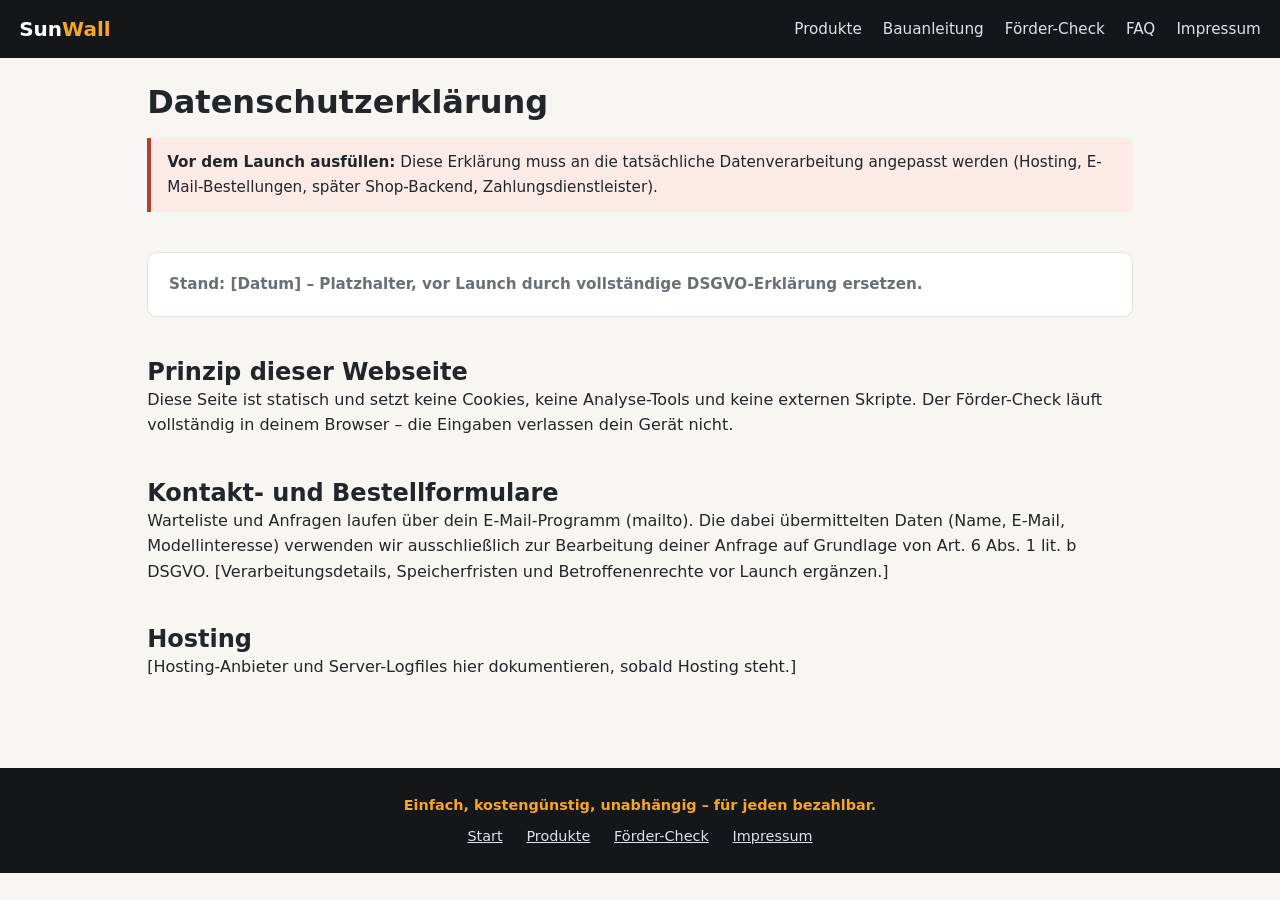
<file: website/datenschutz.html>
<!DOCTYPE html>
<html lang="de">
<head>
<meta charset="utf-8">
<meta name="viewport" content="width=device-width, initial-scale=1">
<title>Datenschutz – SunWall</title>
<link rel="stylesheet" href="style.css">
</head>
<body>
<header class="kopf">
  <a class="marke" href="index.html">Sun<span>Wall</span></a>
  <nav>
    <a href="produkte.html">Produkte</a>
    <a href="bauanleitung.html">Bauanleitung</a>
    <a href="foerdercheck.html">Förder-Check</a>
    <a href="faq.html">FAQ</a>
    <a href="impressum.html">Impressum</a>
  </nav>
</header>

<main>
  <h1>Datenschutzerklärung</h1>
  <div class="hinweis rot">
    <strong>Vor dem Launch ausfüllen:</strong> Diese Erklärung muss an die tatsächliche
    Datenverarbeitung angepasst werden (Hosting, E-Mail-Bestellungen, später
    Shop-Backend, Zahlungsdienstleister).
  </div>
  <section class="karte">
    <p>
      <strong>Stand: [Datum] – Platzhalter, vor Launch durch vollständige DSGVO-Erklärung ersetzen.</strong>
    </p>
  </section>
  <section>
    <h2>Prinzip dieser Webseite</h2>
    <p>
      Diese Seite ist statisch und setzt keine Cookies, keine Analyse-Tools und keine
      externen Skripte. Der Förder-Check läuft vollständig in deinem Browser – die
      Eingaben verlassen dein Gerät nicht.
    </p>
  </section>
  <section>
    <h2>Kontakt- und Bestellformulare</h2>
    <p>
      Warteliste und Anfragen laufen über dein E-Mail-Programm (mailto). Die dabei
      übermittelten Daten (Name, E-Mail, Modellinteresse) verwenden wir ausschließlich
      zur Bearbeitung deiner Anfrage auf Grundlage von Art. 6 Abs. 1 lit. b DSGVO.
      [Verarbeitungsdetails, Speicherfristen und Betroffenenrechte vor Launch ergänzen.]
    </p>
  </section>
  <section>
    <h2>Hosting</h2>
    <p>
      [Hosting-Anbieter und Server-Logfiles hier dokumentieren, sobald Hosting steht.]
    </p>
  </section>
</main>

<footer class="fuss">
  <div class="motto-zeile">Einfach, kostengünstig, unabhängig – für jeden bezahlbar.</div>
  <a href="index.html">Start</a>
  <a href="produkte.html">Produkte</a>
  <a href="foerdercheck.html">Förder-Check</a>
  <a href="impressum.html">Impressum</a>
</footer>
</body>
</html>
</file>
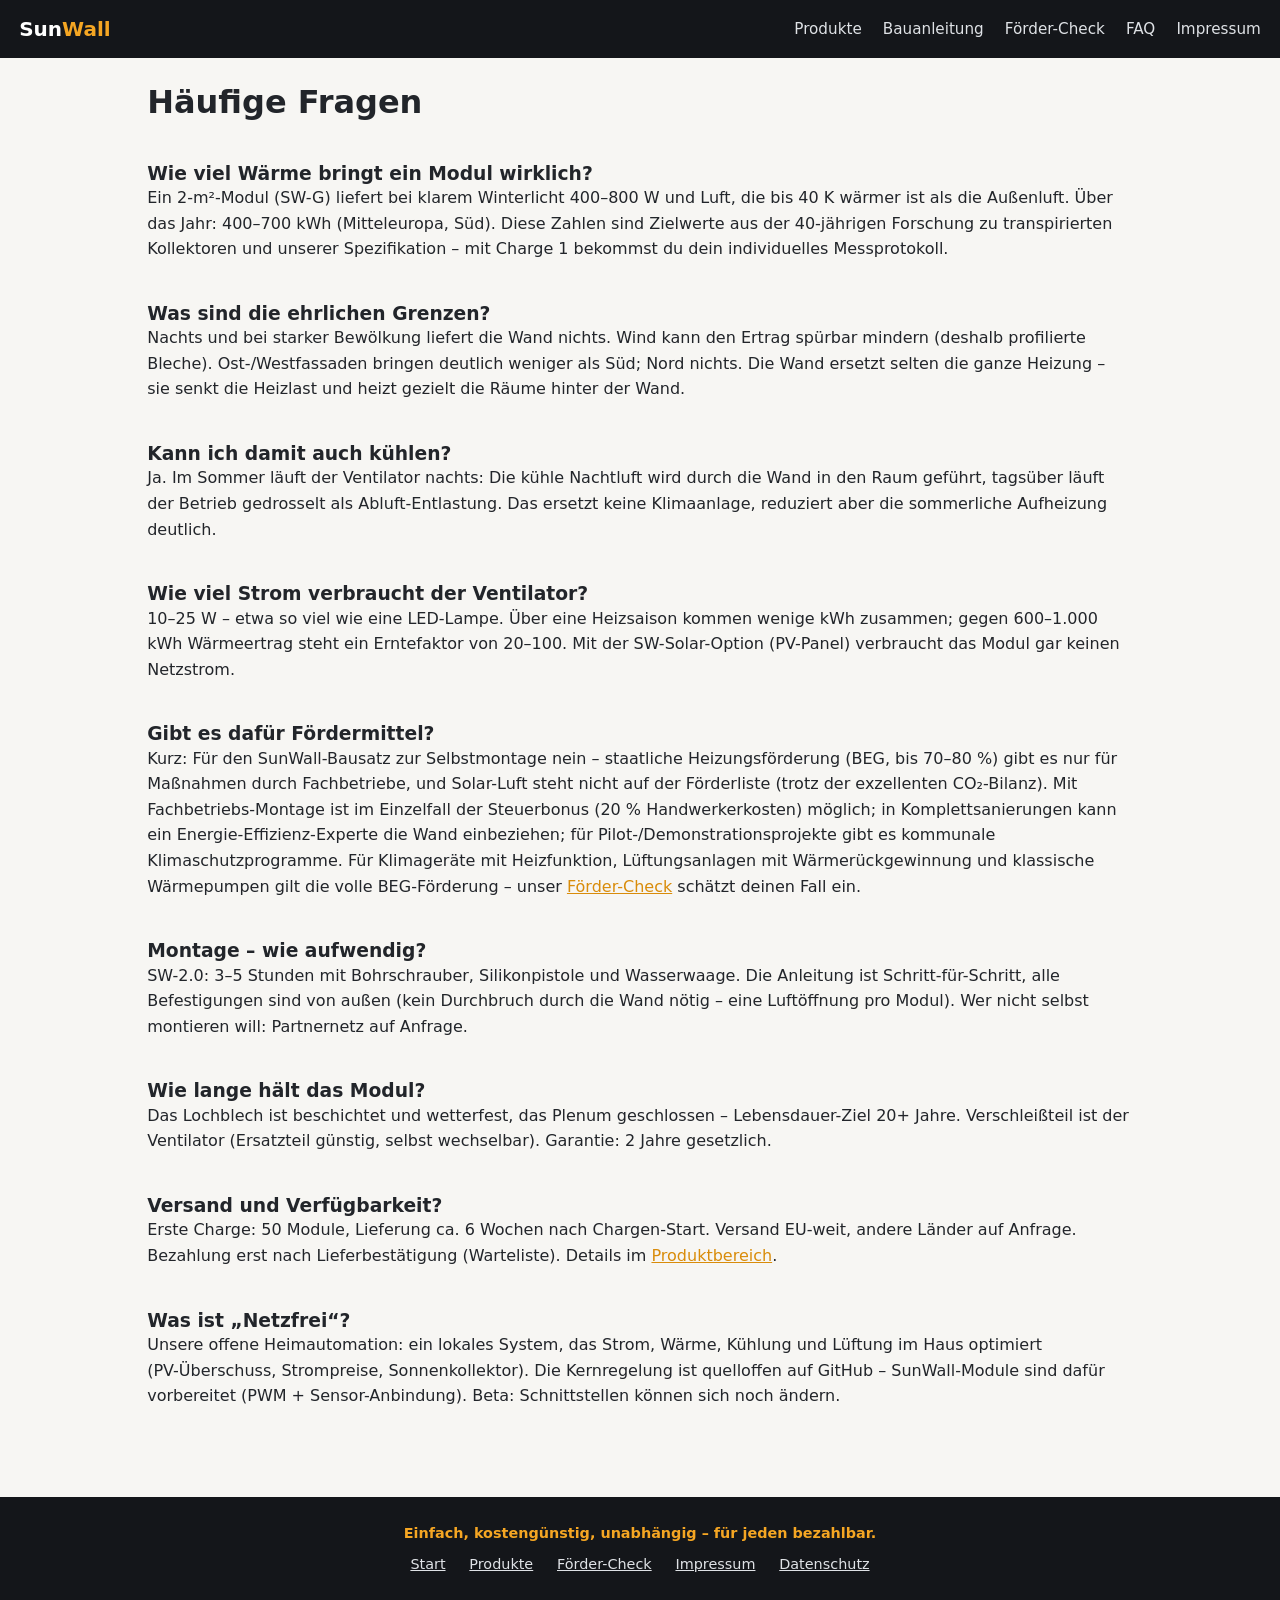
<file: website/faq.html>
<!DOCTYPE html>
<html lang="de">
<head>
<meta charset="utf-8">
<meta name="viewport" content="width=device-width, initial-scale=1">
<title>FAQ – SunWall</title>
<meta name="description" content="Häufige Fragen zu SunWall: Ertrag, Grenzen, Montage, Sommer-Kühlung, Förderung, Garantie, Versand.">
<link rel="stylesheet" href="style.css">
</head>
<body>
<header class="kopf">
  <a class="marke" href="index.html">Sun<span>Wall</span></a>
  <nav>
    <a href="produkte.html">Produkte</a>
    <a href="bauanleitung.html">Bauanleitung</a>
    <a href="foerdercheck.html">Förder-Check</a>
    <a href="faq.html">FAQ</a>
    <a href="impressum.html">Impressum</a>
  </nav>
</header>

<main>
  <h1>Häufige Fragen</h1>

  <section>
    <h3>Wie viel Wärme bringt ein Modul wirklich?</h3>
    <p>
      Ein 2-m²-Modul (SW-G) liefert bei klarem Winterlicht 400–800 W und Luft, die bis
      40 K wärmer ist als die Außenluft. Über das Jahr: 400–700 kWh (Mitteleuropa, Süd).
      Diese Zahlen sind Zielwerte aus der 40-jährigen Forschung zu transpirierten
      Kollektoren und unserer Spezifikation – mit Charge 1 bekommst du dein
      individuelles Messprotokoll.
    </p>
  </section>

  <section>
    <h3>Was sind die ehrlichen Grenzen?</h3>
    <p>
      Nachts und bei starker Bewölkung liefert die Wand nichts. Wind kann den Ertrag
      spürbar mindern (deshalb profilierte Bleche). Ost-/Westfassaden bringen deutlich
      weniger als Süd; Nord nichts. Die Wand ersetzt selten die ganze Heizung – sie
      senkt die Heizlast und heizt gezielt die Räume hinter der Wand.
    </p>
  </section>

  <section>
    <h3>Kann ich damit auch kühlen?</h3>
    <p>
      Ja. Im Sommer läuft der Ventilator nachts: Die kühle Nachtluft wird durch die
      Wand in den Raum geführt, tagsüber läuft der Betrieb gedrosselt als
      Abluft-Entlastung. Das ersetzt keine Klimaanlage, reduziert aber die
      sommerliche Aufheizung deutlich.
    </p>
  </section>

  <section>
    <h3>Wie viel Strom verbraucht der Ventilator?</h3>
    <p>
      10–25 W – etwa so viel wie eine LED-Lampe. Über eine Heizsaison kommen wenige
      kWh zusammen; gegen 600–1.000 kWh Wärmeertrag steht ein Erntefaktor von
      20–100. Mit der SW-Solar-Option (PV-Panel) verbraucht das Modul gar keinen
      Netzstrom.
    </p>
  </section>

  <section id="foerderung">
    <h3>Gibt es dafür Fördermittel?</h3>
    <p>
      Kurz: Für den SunWall-Bausatz zur Selbstmontage nein – staatliche
      Heizungsförderung (BEG, bis 70–80 %) gibt es nur für Maßnahmen durch
      Fachbetriebe, und Solar-Luft steht nicht auf der Förderliste (trotz der
      exzellenten CO₂-Bilanz). Mit Fachbetriebs-Montage ist im Einzelfall der
      Steuerbonus (20 % Handwerkerkosten) möglich; in Komplettsanierungen kann ein
      Energie-Effizienz-Experte die Wand einbeziehen; für Pilot-/Demonstrationsprojekte
      gibt es kommunale Klimaschutzprogramme. Für Klimageräte mit Heizfunktion,
      Lüftungsanlagen mit Wärmerückgewinnung und klassische Wärmepumpen gilt die volle
      BEG-Förderung – unser <a href="foerdercheck.html">Förder-Check</a> schätzt deinen
      Fall ein.
    </p>
  </section>

  <section>
    <h3>Montage – wie aufwendig?</h3>
    <p>
      SW-2.0: 3–5 Stunden mit Bohrschrauber, Silikonpistole und Wasserwaage. Die
      Anleitung ist Schritt-für-Schritt, alle Befestigungen sind von außen (kein
      Durchbruch durch die Wand nötig – eine Luftöffnung pro Modul). Wer nicht selbst
      montieren will: Partnernetz auf Anfrage.
    </p>
  </section>

  <section>
    <h3>Wie lange hält das Modul?</h3>
    <p>
      Das Lochblech ist beschichtet und wetterfest, das Plenum geschlossen –
      Lebensdauer-Ziel 20+ Jahre. Verschleißteil ist der Ventilator (Ersatzteil
      günstig, selbst wechselbar). Garantie: 2 Jahre gesetzlich.
    </p>
  </section>

  <section>
    <h3>Versand und Verfügbarkeit?</h3>
    <p>
      Erste Charge: 50 Module, Lieferung ca. 6 Wochen nach Chargen-Start. Versand
      EU-weit, andere Länder auf Anfrage. Bezahlung erst nach Lieferbestätigung
      (Warteliste). Details im <a href="produkte.html">Produktbereich</a>.
    </p>
  </section>

  <section>
    <h3>Was ist „Netzfrei“?</h3>
    <p>
      Unsere offene Heimautomation: ein lokales System, das Strom, Wärme, Kühlung und
      Lüftung im Haus optimiert (PV-Überschuss, Strompreise, Sonnenkollektor). Die
      Kernregelung ist quelloffen auf GitHub – SunWall-Module sind dafür vorbereitet
      (PWM + Sensor-Anbindung). Beta: Schnittstellen können sich noch ändern.
    </p>
  </section>
</main>

<footer class="fuss">
  <div class="motto-zeile">Einfach, kostengünstig, unabhängig – für jeden bezahlbar.</div>
  <a href="index.html">Start</a>
  <a href="produkte.html">Produkte</a>
  <a href="foerdercheck.html">Förder-Check</a>
  <a href="impressum.html">Impressum</a>
  <a href="datenschutz.html">Datenschutz</a>
</footer>
</body>
</html>
</file>
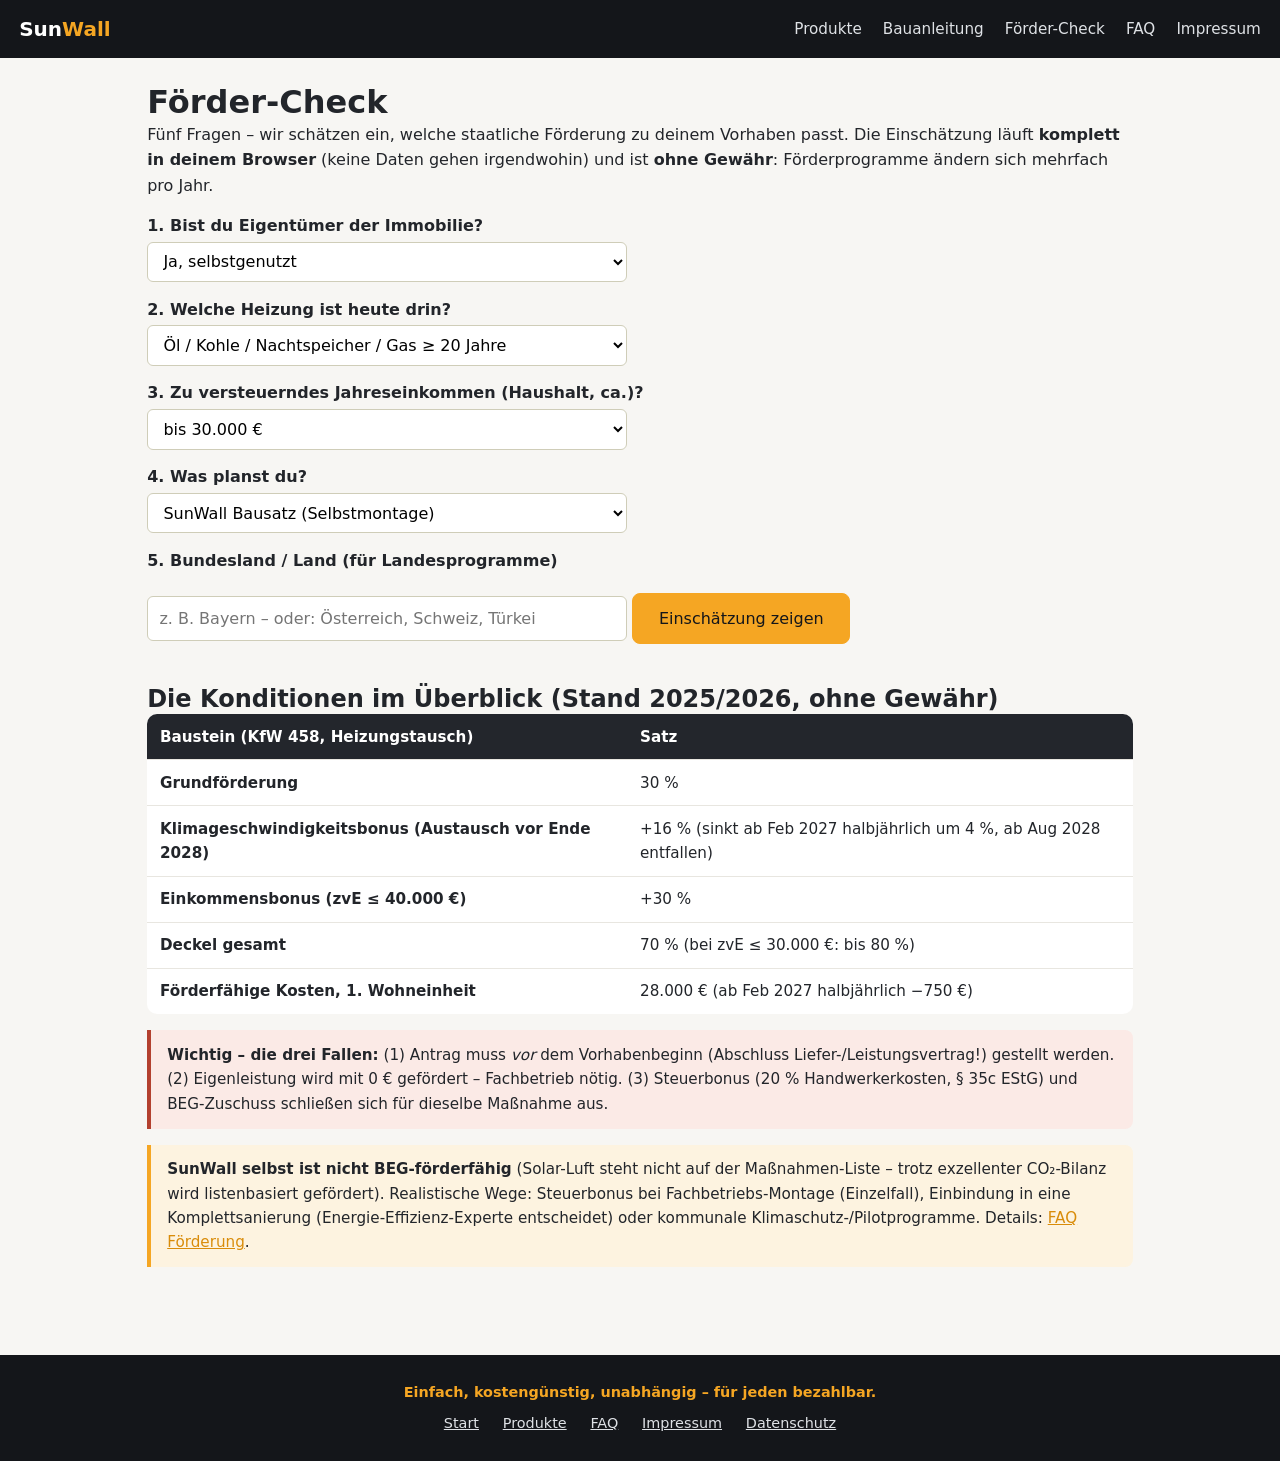
<file: website/foerdercheck.html>
<!DOCTYPE html>
<html lang="de">
<head>
<meta charset="utf-8">
<meta name="viewport" content="width=device-width, initial-scale=1">
<title>Förder-Check – SunWall</title>
<meta name="description" content="Erst-Einschätzung: Welche staatliche Förderung passt zu deinem Vorhaben? Heizungsförderung (BEG), Steuerbonus, Landesprogramme – ehrlich, ohne Gewähr.">
<link rel="stylesheet" href="style.css">
</head>
<body>
<header class="kopf">
  <a class="marke" href="index.html">Sun<span>Wall</span></a>
  <nav>
    <a href="produkte.html">Produkte</a>
    <a href="bauanleitung.html">Bauanleitung</a>
    <a href="foerdercheck.html">Förder-Check</a>
    <a href="faq.html">FAQ</a>
    <a href="impressum.html">Impressum</a>
  </nav>
</header>

<main>
  <h1>Förder-Check</h1>
  <p>
    Fünf Fragen – wir schätzen ein, welche staatliche Förderung zu deinem Vorhaben
    passt. Die Einschätzung läuft <strong>komplett in deinem Browser</strong> (keine
    Daten gehen irgendwohin) und ist <strong>ohne Gewähr</strong>: Förderprogramme
    ändern sich mehrfach pro Jahr.
  </p>

  <form id="check">
    <label for="eigentum">1. Bist du Eigentümer der Immobilie?</label>
    <select id="eigentum">
      <option value="ja">Ja, selbstgenutzt</option>
      <option value="vermietet">Ja, vermietet</option>
      <option value="nein">Nein, Mieter</option>
    </select>

    <label for="heizung">2. Welche Heizung ist heute drin?</label>
    <select id="heizung">
      <option value="fossil_alt">Öl / Kohle / Nachtspeicher / Gas ≥ 20 Jahre</option>
      <option value="fossil_jung">Gas, jünger als 20 Jahre</option>
      <option value="keine">Keine / elektrische Direktheizung</option>
    </select>

    <label for="einkommen">3. Zu versteuerndes Jahreseinkommen (Haushalt, ca.)?</label>
    <select id="einkommen">
      <option value="niedrig">bis 30.000 €</option>
      <option value="mittel">30.000–40.000 €</option>
      <option value="hoch">über 40.000 €</option>
    </select>

    <label for="vorhaben">4. Was planst du?</label>
    <select id="vorhaben">
      <option value="sunwall">SunWall Bausatz (Selbstmontage)</option>
      <option value="sunwall_pro">SunWall mit Fachbetrieb montiert</option>
      <option value="klima">Klimagerät mit Heizfunktion (Luft-Luft-Wärmepumpe)</option>
      <option value="kwl">Lüftungsanlage mit Wärmerückgewinnung</option>
      <option value="komplett">Komplettsanierung (Heizung + Hülle)</option>
    </select>

    <label for="land">5. Bundesland / Land (für Landesprogramme)</label>
    <input id="land" placeholder="z. B. Bayern – oder: Österreich, Schweiz, Türkei">

    <button class="button" type="submit">Einschätzung zeigen</button>
  </form>

  <div id="ergebnis"></div>

  <section>
    <h2>Die Konditionen im Überblick (Stand 2025/2026, ohne Gewähr)</h2>
    <table class="tabelle">
      <tr><th>Baustein (KfW 458, Heizungstausch)</th><th>Satz</th></tr>
      <tr><td>Grundförderung</td><td>30 %</td></tr>
      <tr><td>Klimageschwindigkeitsbonus (Austausch vor Ende 2028)</td><td>+16 % (sinkt ab Feb 2027 halbjährlich um 4 %, ab Aug 2028 entfallen)</td></tr>
      <tr><td>Einkommensbonus (zvE ≤ 40.000 €)</td><td>+30 %</td></tr>
      <tr><td>Deckel gesamt</td><td>70 % (bei zvE ≤ 30.000 €: bis 80 %)</td></tr>
      <tr><td>Förderfähige Kosten, 1. Wohneinheit</td><td>28.000 € (ab Feb 2027 halbjährlich −750 €)</td></tr>
    </table>
    <div class="hinweis rot">
      <strong>Wichtig – die drei Fallen:</strong> (1) Antrag muss <em>vor</em> dem
      Vorhabenbeginn (Abschluss Liefer-/Leistungsvertrag!) gestellt werden.
      (2) Eigenleistung wird mit 0 € gefördert – Fachbetrieb nötig.
      (3) Steuerbonus (20 % Handwerkerkosten, § 35c EStG) und BEG-Zuschuss
      schließen sich für dieselbe Maßnahme aus.
    </div>
    <div class="hinweis">
      <strong>SunWall selbst ist nicht BEG-förderfähig</strong> (Solar-Luft steht nicht
      auf der Maßnahmen-Liste – trotz exzellenter CO₂-Bilanz wird listenbasiert
      gefördert). Realistische Wege: Steuerbonus bei Fachbetriebs-Montage (Einzelfall),
      Einbindung in eine Komplettsanierung (Energie-Effizienz-Experte entscheidet) oder
      kommunale Klimaschutz-/Pilotprogramme. Details:
      <a href="faq.html#foerderung">FAQ Förderung</a>.
    </div>
  </section>
</main>

<footer class="fuss">
  <div class="motto-zeile">Einfach, kostengünstig, unabhängig – für jeden bezahlbar.</div>
  <a href="index.html">Start</a>
  <a href="produkte.html">Produkte</a>
  <a href="faq.html">FAQ</a>
  <a href="impressum.html">Impressum</a>
  <a href="datenschutz.html">Datenschutz</a>
</footer>

<script>
(function () {
  var form = document.getElementById("check");
  var out = document.getElementById("ergebnis");
  form.addEventListener("submit", function (e) {
    e.preventDefault();
    var eigentum = document.getElementById("eigentum").value;
    var heizung = document.getElementById("heizung").value;
    var einkommen = document.getElementById("einkommen").value;
    var vorhaben = document.getElementById("vorhaben").value;
    var land = document.getElementById("land").value.trim();

    var zeilen = [];
    function add(titel, text, klasse) {
      zeilen.push('<div class="hinweis ' + (klasse || "") + '"><strong>' + titel +
        "</strong><br>" + text + "</div>");
    }

    if (eigentum === "nein") {
      add("Mieter:in", "Die BEG-Heizungsförderung gibt es nur für Eigentümer. Sprich mit deinem Vermieter – oder starte mit SunWall als Mietwohnungs-tauglichem Fenster-/Balkon-Modul (ohne Förderung, dafür ab 149 €).", "rot");
    }

    if (vorhaben === "sunwall" || vorhaben === "sunwall_pro") {
      if (vorhaben === "sunwall_pro") {
        add("SunWall + Fachbetrieb", "Möglicher Weg: Steuerbonus (§ 35c EStG, 20 % der Handwerkerkosten, bis 40.000 € über 3 Jahre) – Einzelfall, bitte mit Steuerberatung prüfen. Alternativ Einbindung in eine Komplettsanierung: dort kann ein Energie-Effizienz-Experte die SunWall-Wand in die Bilanz einbeziehen.");
      } else {
        add("SunWall Bausatz (Selbstmontage)", "Selbstmontage ist von staatlicher Förderung ausgeschlossen (Eigenleistung = 0 € förderfähig). SunWall braucht aber keine Förderung, um konkurrenzlos günstig zu sein: ab 149 €, Erntefaktor 20–100.");
      }
      add("Pilotförderung", "Für Demonstrationsanlagen (Kommunen, Wohnungsbaugesellschaften, Schulen, Landwirtschaft) gibt es Klimaschutz-Programme außerhalb der BEG. Melde dich, wenn du so ein Projekt planst.");
    }

    if (vorhaben === "klima" || vorhaben === "kwl" || vorhaben === "komplett") {
      if (eigentum === "ja" || eigentum === "vermietet") {
        var quote = "30 %";
        if (einkommen === "niedrig") { quote = "bis 80 %"; }
        else if (einkommen === "mittel") { quote = "bis 60 %"; }
        var bonus = heizung === "fossil_alt" ? " plus Klimageschwindigkeitsbonus +16 % (Austausch vor Ende 2028)" : "";
        add("BEG-Heizungsförderung (KfW 458)", "Grobe Einschätzung: " + quote + bonus + ". Voraussetzungen: Antrag VOR Vertragsabschluss, Fachbetrieb, förderfähige Geräte (z. B. A++ im Heizbetrieb, Wärmeerzeuger-Liste, Smart-Grid-Schnittstelle). Wähle Geräte mit natürlichem Kältemittel (R290) – R32 ist ab 2028 nicht mehr förderfähig.");
      }
      if (vorhaben === "kwl") {
        add("Lüftung mit Wärmerückgewinnung", "Förderfähig als BEG-Einzelmaßnahme (BAFA, ~15 %) unter technischen Mindestanforderungen; alternativ Steuerbonus. Mindestinvest beachten.");
      }
      if (vorhaben === "komplett") {
        add("Komplettsanierung (BEG WG)", "Bis ~45 % Tilgungszuschuss zum Effizienzhaus-Standard. Achtung: BEG-WG- und BEG-EM-Maßnahmen lassen sich seit der Reform 2026 nicht mehr kombinieren – Reihenfolge mit Energie-Effizienz-Experten planen.");
      }
    }

    if (land && !/deutschland|bayern|baden|berlin|hamburg|nordrhein|nrw|sachsen|thüringen|hessen|brandenburg|schleswig|mecklenburg|saarland|bremen|niedersachsen|rheinland|westfalen|anhalt|württemberg|pfalz|franken|schwaben|holstein|vorpommern|westf/i.test(land)) {
      add("Außerhalb Deutschlands", "Die BEG ist ein deutsches Programm. In Österreich/Schweiz gibt es eigene Programme; in sonnenreichen Ländern (z. B. Türkei) ist der Fall anders: dort ist SunWall ohne Förderung wegen der hohen Einstrahlung (1.500–1.700 kWh/m²·a) besonders wirtschaftlich.");
    }

    zeilen.push('<div class="hinweis rot"><strong>Ohne Gewähr.</strong> Dies ist eine Erst-Einschätzung, keine Rechts- oder Steuerberatung. Maßgeblich sind ausschließlich die aktuellen Förderrichtlinien (KfW, BAFA) im Zeitpunkt der Antragstellung.</div>');
    out.innerHTML = "<h2>Deine Einschätzung</h2>" + (zeilen.join("") || '<div class="hinweis">Bitte Angaben prüfen.</div>');
    out.scrollIntoView({ behavior: "smooth" });
  });
})();
</script>
</body>
</html>
</file>
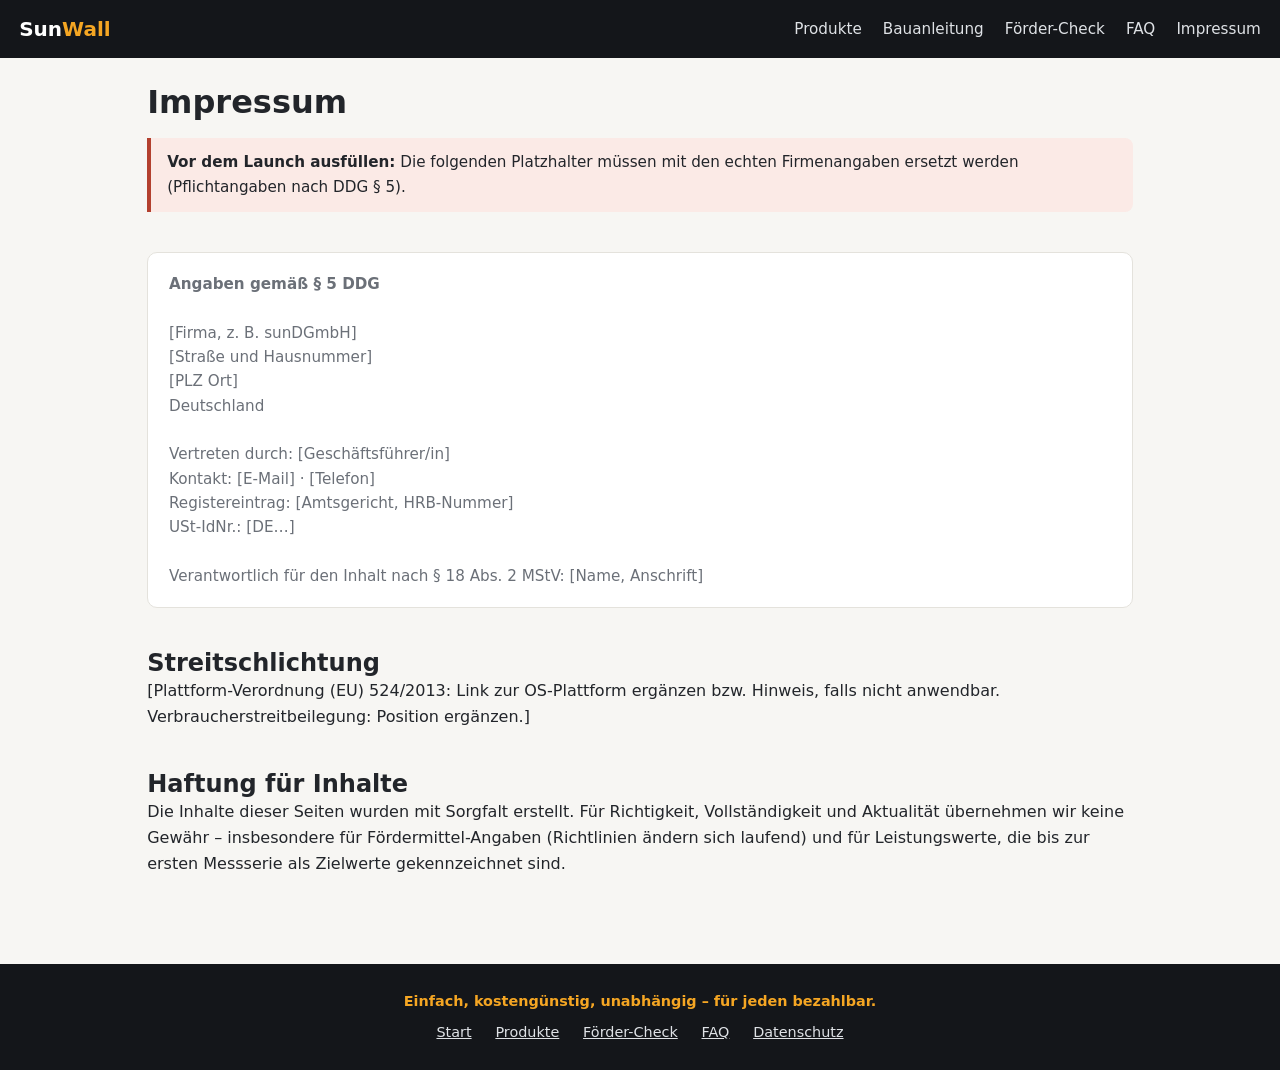
<file: website/impressum.html>
<!DOCTYPE html>
<html lang="de">
<head>
<meta charset="utf-8">
<meta name="viewport" content="width=device-width, initial-scale=1">
<title>Impressum – SunWall</title>
<link rel="stylesheet" href="style.css">
</head>
<body>
<header class="kopf">
  <a class="marke" href="index.html">Sun<span>Wall</span></a>
  <nav>
    <a href="produkte.html">Produkte</a>
    <a href="bauanleitung.html">Bauanleitung</a>
    <a href="foerdercheck.html">Förder-Check</a>
    <a href="faq.html">FAQ</a>
    <a href="impressum.html">Impressum</a>
  </nav>
</header>

<main>
  <h1>Impressum</h1>
  <div class="hinweis rot">
    <strong>Vor dem Launch ausfüllen:</strong> Die folgenden Platzhalter müssen mit
    den echten Firmenangaben ersetzt werden (Pflichtangaben nach DDG § 5).
  </div>
  <section class="karte">
    <p>
      <strong>Angaben gemäß § 5 DDG</strong><br><br>
      [Firma, z. B. sunDGmbH]<br>
      [Straße und Hausnummer]<br>
      [PLZ Ort]<br>
      Deutschland<br><br>
      Vertreten durch: [Geschäftsführer/in]<br>
      Kontakt: [E-Mail] · [Telefon]<br>
      Registereintrag: [Amtsgericht, HRB-Nummer]<br>
      USt-IdNr.: [DE…]<br><br>
      Verantwortlich für den Inhalt nach § 18 Abs. 2 MStV: [Name, Anschrift]
    </p>
  </section>
  <section>
    <h2>Streitschlichtung</h2>
    <p>
      [Plattform-Verordnung (EU) 524/2013: Link zur OS-Plattform ergänzen bzw.
      Hinweis, falls nicht anwendbar. Verbraucherstreitbeilegung: Position ergänzen.]
    </p>
  </section>
  <section>
    <h2>Haftung für Inhalte</h2>
    <p>
      Die Inhalte dieser Seiten wurden mit Sorgfalt erstellt. Für Richtigkeit,
      Vollständigkeit und Aktualität übernehmen wir keine Gewähr – insbesondere für
      Fördermittel-Angaben (Richtlinien ändern sich laufend) und für Leistungswerte,
      die bis zur ersten Messserie als Zielwerte gekennzeichnet sind.
    </p>
  </section>
</main>

<footer class="fuss">
  <div class="motto-zeile">Einfach, kostengünstig, unabhängig – für jeden bezahlbar.</div>
  <a href="index.html">Start</a>
  <a href="produkte.html">Produkte</a>
  <a href="foerdercheck.html">Förder-Check</a>
  <a href="faq.html">FAQ</a>
  <a href="datenschutz.html">Datenschutz</a>
</footer>
</body>
</html>
</file>
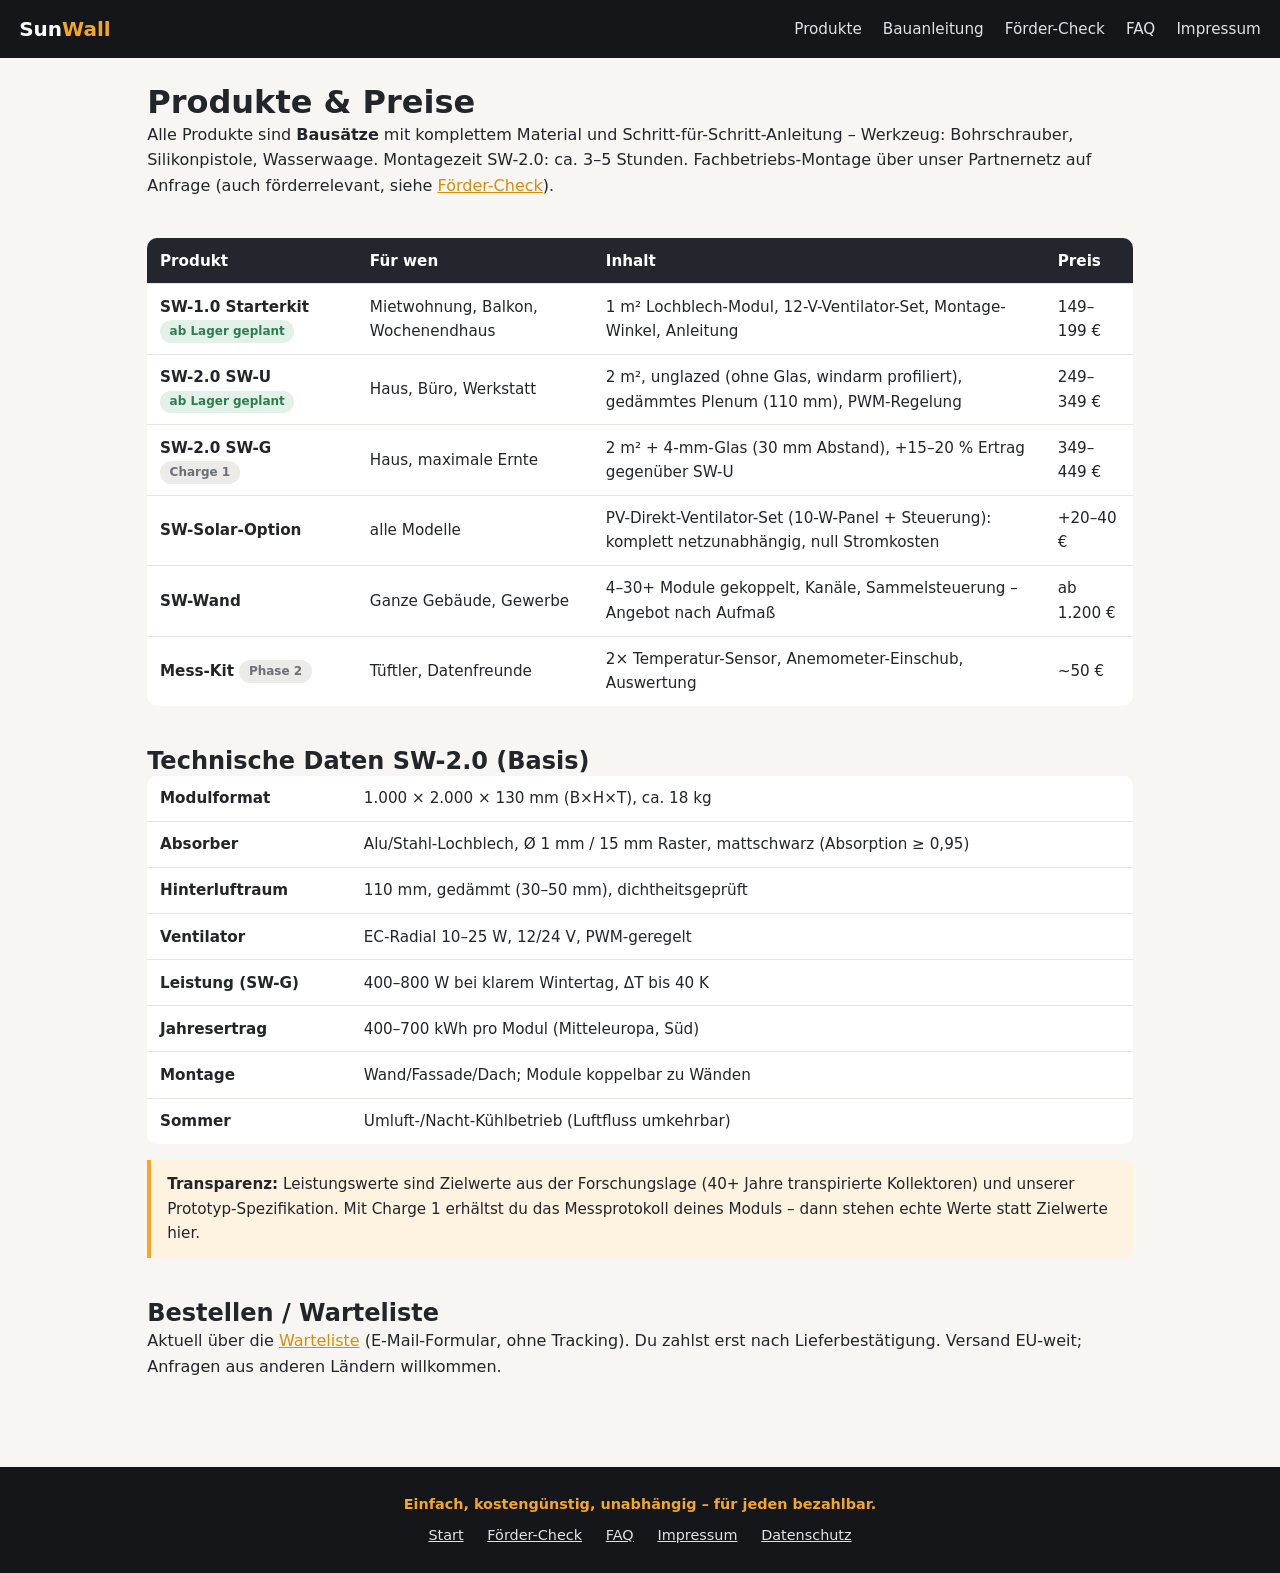
<file: website/produkte.html>
<!DOCTYPE html>
<html lang="de">
<head>
<meta charset="utf-8">
<meta name="viewport" content="width=device-width, initial-scale=1">
<title>Produkte &amp; Preise – SunWall</title>
<meta name="description" content="SunWall Bausätze: SW-1.0 Starterkit, SW-2.0 SW-U/SW-G, SW-Solar-Option. Alle Preise, alle Inhalte, alle Grenzen ehrlich genannt.">
<link rel="stylesheet" href="style.css">
</head>
<body>
<header class="kopf">
  <a class="marke" href="index.html">Sun<span>Wall</span></a>
  <nav>
    <a href="produkte.html">Produkte</a>
    <a href="bauanleitung.html">Bauanleitung</a>
    <a href="foerdercheck.html">Förder-Check</a>
    <a href="faq.html">FAQ</a>
    <a href="impressum.html">Impressum</a>
  </nav>
</header>

<main>
  <h1>Produkte &amp; Preise</h1>
  <p>
    Alle Produkte sind <strong>Bausätze</strong> mit komplettem Material und
    Schritt-für-Schritt-Anleitung – Werkzeug: Bohrschrauber, Silikonpistole, Wasserwaage.
    Montagezeit SW-2.0: ca. 3–5 Stunden. Fachbetriebs-Montage über unser
    Partnernetz auf Anfrage (auch förderrelevant, siehe <a href="foerdercheck.html">Förder-Check</a>).
  </p>

  <section>
    <table class="tabelle">
      <tr><th>Produkt</th><th>Für wen</th><th>Inhalt</th><th>Preis</th></tr>
      <tr>
        <td>SW-1.0 Starterkit <span class="badge gruen">ab Lager geplant</span></td>
        <td>Mietwohnung, Balkon, Wochenendhaus</td>
        <td>1 m² Lochblech-Modul, 12-V-Ventilator-Set, Montage-Winkel, Anleitung</td>
        <td>149–199 €</td>
      </tr>
      <tr>
        <td>SW-2.0 SW-U <span class="badge gruen">ab Lager geplant</span></td>
        <td>Haus, Büro, Werkstatt</td>
        <td>2 m², unglazed (ohne Glas, windarm profiliert), gedämmtes Plenum (110 mm), PWM-Regelung</td>
        <td>249–349 €</td>
      </tr>
      <tr>
        <td>SW-2.0 SW-G <span class="badge grau">Charge 1</span></td>
        <td>Haus, maximale Ernte</td>
        <td>2 m² + 4-mm-Glas (30 mm Abstand), +15–20 % Ertrag gegenüber SW-U</td>
        <td>349–449 €</td>
      </tr>
      <tr>
        <td>SW-Solar-Option</td>
        <td>alle Modelle</td>
        <td>PV-Direkt-Ventilator-Set (10-W-Panel + Steuerung): komplett netzunabhängig, null Stromkosten</td>
        <td>+20–40 €</td>
      </tr>
      <tr>
        <td>SW-Wand</td>
        <td>Ganze Gebäude, Gewerbe</td>
        <td>4–30+ Module gekoppelt, Kanäle, Sammelsteuerung – Angebot nach Aufmaß</td>
        <td>ab 1.200 €</td>
      </tr>
      <tr>
        <td>Mess-Kit <span class="badge grau">Phase 2</span></td>
        <td>Tüftler, Datenfreunde</td>
        <td>2× Temperatur-Sensor, Anemometer-Einschub, Auswertung</td>
        <td>~50 €</td>
      </tr>
    </table>
  </section>

  <section>
    <h2>Technische Daten SW-2.0 (Basis)</h2>
    <table class="tabelle">
      <tr><td>Modulformat</td><td>1.000 × 2.000 × 130 mm (B×H×T), ca. 18 kg</td></tr>
      <tr><td>Absorber</td><td>Alu/Stahl-Lochblech, Ø 1 mm / 15 mm Raster, mattschwarz (Absorption ≥ 0,95)</td></tr>
      <tr><td>Hinterluftraum</td><td>110 mm, gedämmt (30–50 mm), dichtheitsgeprüft</td></tr>
      <tr><td>Ventilator</td><td>EC-Radial 10–25 W, 12/24 V, PWM-geregelt</td></tr>
      <tr><td>Leistung (SW-G)</td><td>400–800 W bei klarem Wintertag, ΔT bis 40 K</td></tr>
      <tr><td>Jahresertrag</td><td>400–700 kWh pro Modul (Mitteleuropa, Süd)</td></tr>
      <tr><td>Montage</td><td>Wand/Fassade/Dach; Module koppelbar zu Wänden</td></tr>
      <tr><td>Sommer</td><td>Umluft-/Nacht-Kühlbetrieb (Luftfluss umkehrbar)</td></tr>
    </table>
    <div class="hinweis">
      <strong>Transparenz:</strong> Leistungswerte sind Zielwerte aus der
      Forschungslage (40+ Jahre transpirierte Kollektoren) und unserer
      Prototyp-Spezifikation. Mit Charge 1 erhältst du das Messprotokoll deines
      Moduls – dann stehen echte Werte statt Zielwerte hier.
    </div>
  </section>

  <section>
    <h2>Bestellen / Warteliste</h2>
    <p>
      Aktuell über die <a href="index.html#warteliste">Warteliste</a>
      (E-Mail-Formular, ohne Tracking). Du zahlst erst nach Lieferbestätigung.
      Versand EU-weit; Anfragen aus anderen Ländern willkommen.
    </p>
  </section>
</main>

<footer class="fuss">
  <div class="motto-zeile">Einfach, kostengünstig, unabhängig – für jeden bezahlbar.</div>
  <a href="index.html">Start</a>
  <a href="foerdercheck.html">Förder-Check</a>
  <a href="faq.html">FAQ</a>
  <a href="impressum.html">Impressum</a>
  <a href="datenschutz.html">Datenschutz</a>
</footer>
</body>
</html>
</file>
<file: website/style.css>
/* SunWall – Einfach, kostengünstig, unabhängig. Statisch, ohne Framework. */
:root {
  --schwarz: #14161a;
  --anthrazit: #23262c;
  --sonne: #f5a623;
  --sonne-dunkel: #d98c0a;
  --hintergrund: #f7f6f3;
  --karte: #ffffff;
  --text: #22252a;
  --grau: #6b7078;
  --gruen: #2e7d4f;
  --rot: #b3402e;
}
* { box-sizing: border-box; margin: 0; padding: 0; }
html { scroll-behavior: smooth; }
body {
  font-family: system-ui, -apple-system, "Segoe UI", Roboto, sans-serif;
  color: var(--text);
  background: var(--hintergrund);
  line-height: 1.6;
}
a { color: var(--sonne-dunkel); }
h1, h2, h3 { line-height: 1.25; }

/* Kopf */
.kopf {
  background: var(--schwarz);
  color: #fff;
  padding: 0.8rem 1.2rem;
  display: flex;
  flex-wrap: wrap;
  gap: 1rem;
  align-items: center;
  justify-content: space-between;
  position: sticky;
  top: 0;
  z-index: 10;
}
.marke { font-size: 1.25rem; font-weight: 700; color: #fff; text-decoration: none; }
.marke span { color: var(--sonne); }
nav a { color: #dfe2e6; text-decoration: none; margin-left: 1rem; font-size: 0.95rem; }
nav a:hover { color: var(--sonne); }

/* Hero */
.hero {
  background: linear-gradient(160deg, var(--schwarz) 0%, var(--anthrazit) 70%);
  color: #fff;
  padding: 4rem 1.2rem 3.5rem;
  text-align: center;
}
.hero h1 { font-size: clamp(1.8rem, 4.5vw, 3rem); max-width: 60rem; margin: 0 auto 0.8rem; }
.hero h1 em { color: var(--sonne); font-style: normal; }
.hero p.untertitel { max-width: 46rem; margin: 0 auto 1.6rem; color: #c9cdd3; font-size: 1.1rem; }
.motto {
  display: inline-block;
  border: 1px solid var(--sonne);
  color: var(--sonne);
  border-radius: 999px;
  padding: 0.35rem 1.1rem;
  font-size: 0.95rem;
  margin-bottom: 1.6rem;
}
.aktion { display: flex; gap: 0.8rem; justify-content: center; flex-wrap: wrap; }
.button {
  display: inline-block;
  background: var(--sonne);
  color: var(--schwarz);
  font-weight: 700;
  text-decoration: none;
  padding: 0.75rem 1.6rem;
  border-radius: 8px;
  border: 1px solid var(--sonne);
}
.button:hover { background: var(--sonne-dunkel); border-color: var(--sonne-dunkel); }
.button.ghost { background: transparent; color: #fff; border-color: #5a5f66; }
.button.ghost:hover { border-color: var(--sonne); color: var(--sonne); }

/* Layoutbausteine */
main { max-width: 64rem; margin: 0 auto; padding: 1.5rem 1.2rem 3rem; }
section { margin: 2.5rem 0; }
.kacheln { display: grid; grid-template-columns: repeat(auto-fit, minmax(15rem, 1fr)); gap: 1rem; }
.karte {
  background: var(--karte);
  border: 1px solid #e4e2dc;
  border-radius: 10px;
  padding: 1.2rem 1.3rem;
}
.karte h3 { margin-bottom: 0.4rem; }
.karte .zahl { font-size: 1.7rem; font-weight: 800; color: var(--sonne-dunkel); }
.karte p { color: var(--grau); font-size: 0.95rem; }
.tabelle { width: 100%; border-collapse: collapse; background: var(--karte); border-radius: 10px; overflow: hidden; }
.tabelle th, .tabelle td { padding: 0.65rem 0.8rem; border-bottom: 1px solid #e8e6e0; text-align: left; font-size: 0.95rem; }
.tabelle th { background: var(--anthrazit); color: #fff; }
.tabelle tr:last-child td { border-bottom: none; }
.tabelle td:first-child { font-weight: 600; }
.hinweis {
  background: #fdf3e0;
  border-left: 4px solid var(--sonne);
  padding: 0.8rem 1rem;
  border-radius: 0 8px 8px 0;
  font-size: 0.95rem;
  margin: 1rem 0;
}
.hinweis.rot { background: #fbeae6; border-left-color: var(--rot); }
.badge {
  display: inline-block;
  font-size: 0.75rem;
  font-weight: 700;
  border-radius: 999px;
  padding: 0.1rem 0.6rem;
  vertical-align: middle;
}
.badge.gruen { background: #e2f2e8; color: var(--gruen); }
.badge.grau { background: #ecebe7; color: var(--grau); }

/* Formulare */
form label { display: block; font-weight: 600; margin: 0.9rem 0 0.2rem; }
form select, form input, form textarea {
  width: 100%;
  max-width: 30rem;
  padding: 0.55rem 0.7rem;
  border: 1px solid #cfcdb8;
  border-radius: 6px;
  font: inherit;
  background: #fff;
}
button.button { cursor: pointer; font: inherit; margin-top: 1rem; }
#ergebnis { margin-top: 1.2rem; }

/* Fuß */
.fuss {
  background: var(--schwarz);
  color: #b9bdc3;
  padding: 1.6rem 1.2rem;
  text-align: center;
  font-size: 0.9rem;
}
.fuss a { color: #dfe2e6; margin: 0 0.6rem; }
.fuss .motto-zeile { color: var(--sonne); font-weight: 600; margin-bottom: 0.5rem; }

@media (max-width: 40rem) {
  nav { width: 100%; }
  nav a:first-child { margin-left: 0; }
}
</file>
